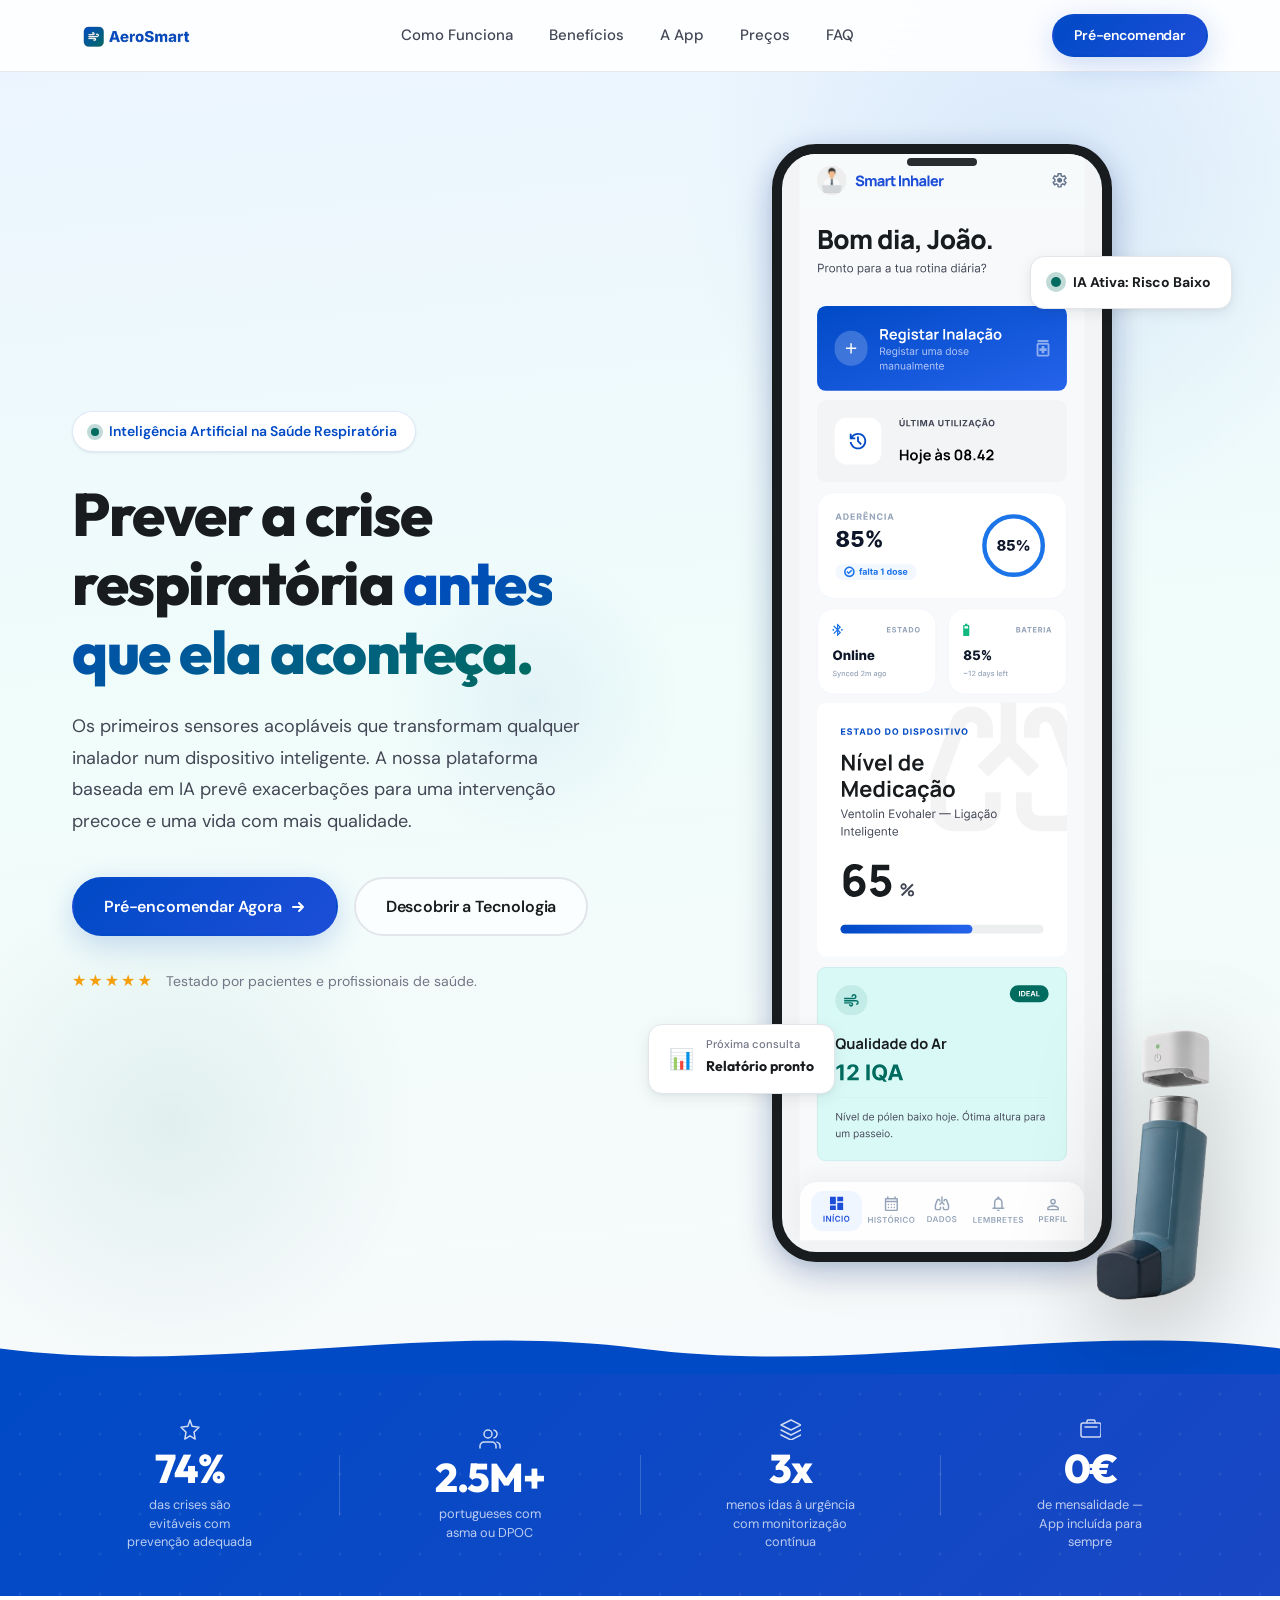
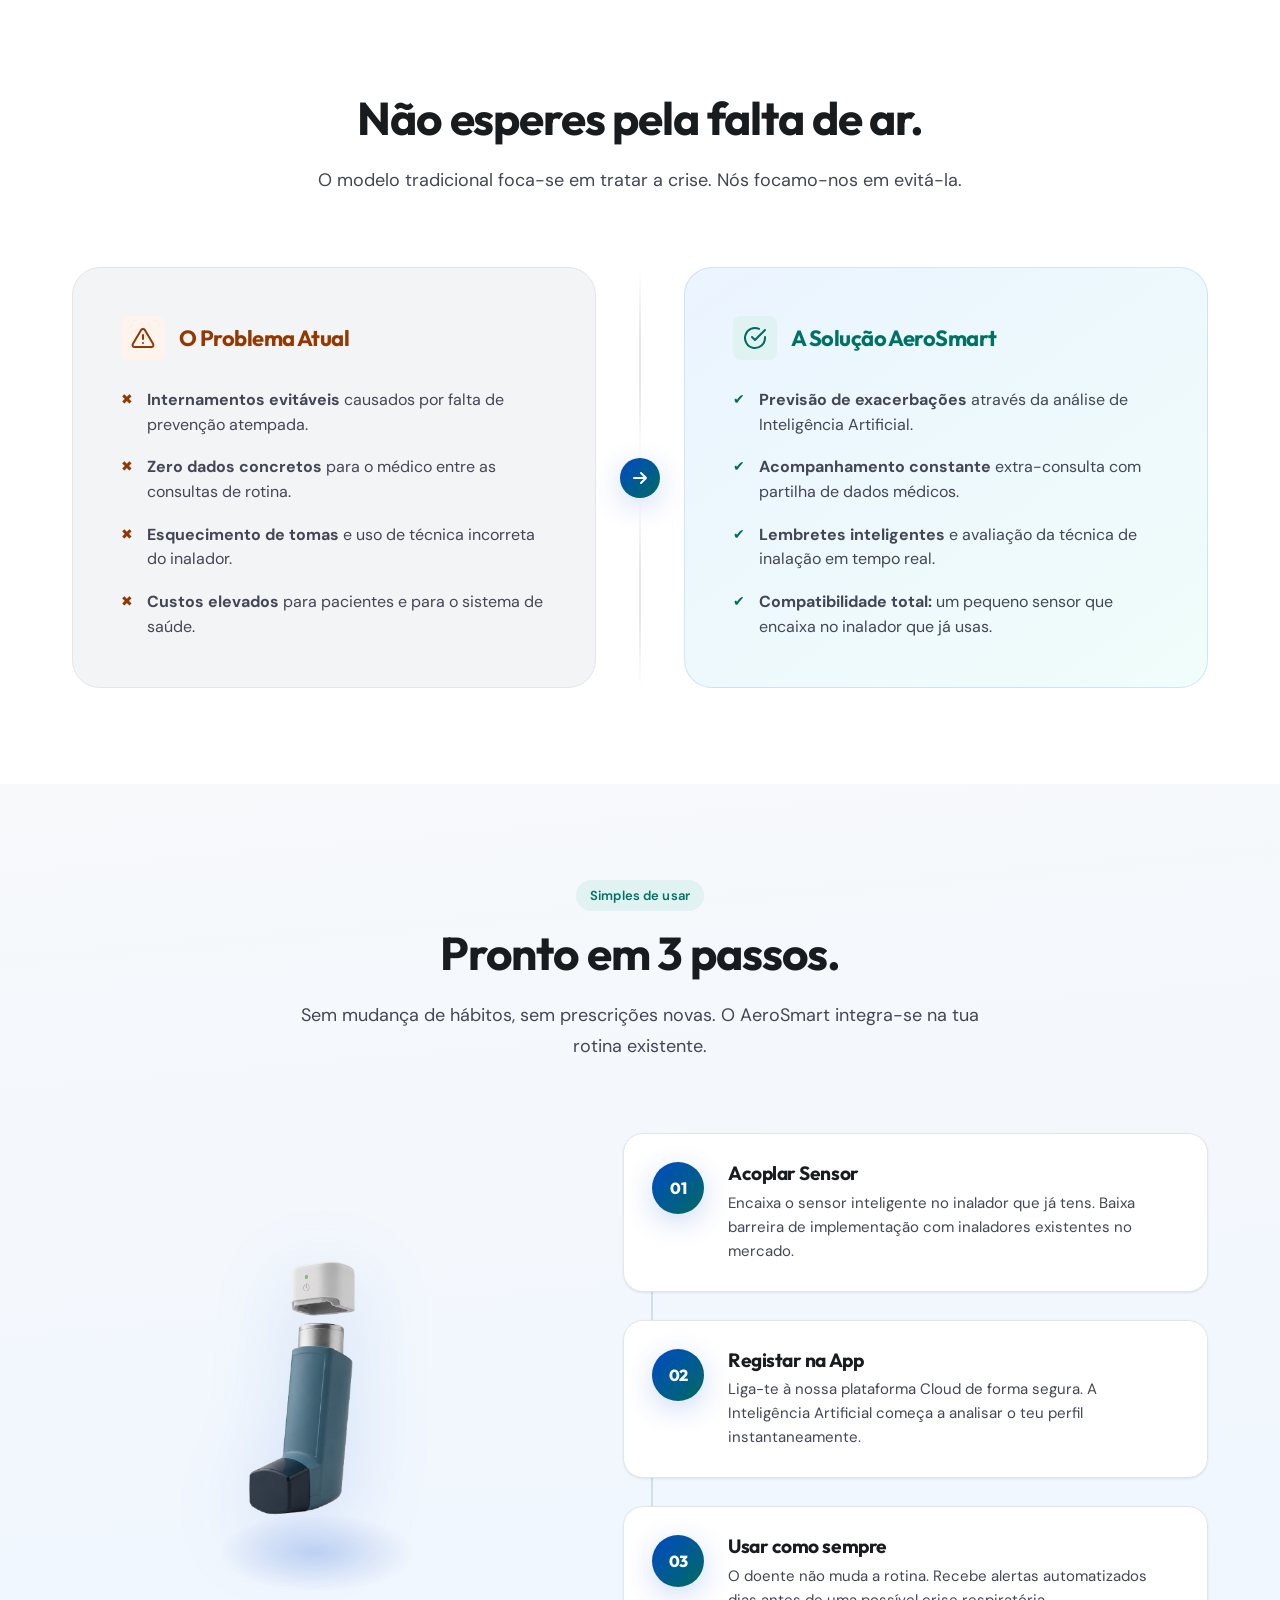
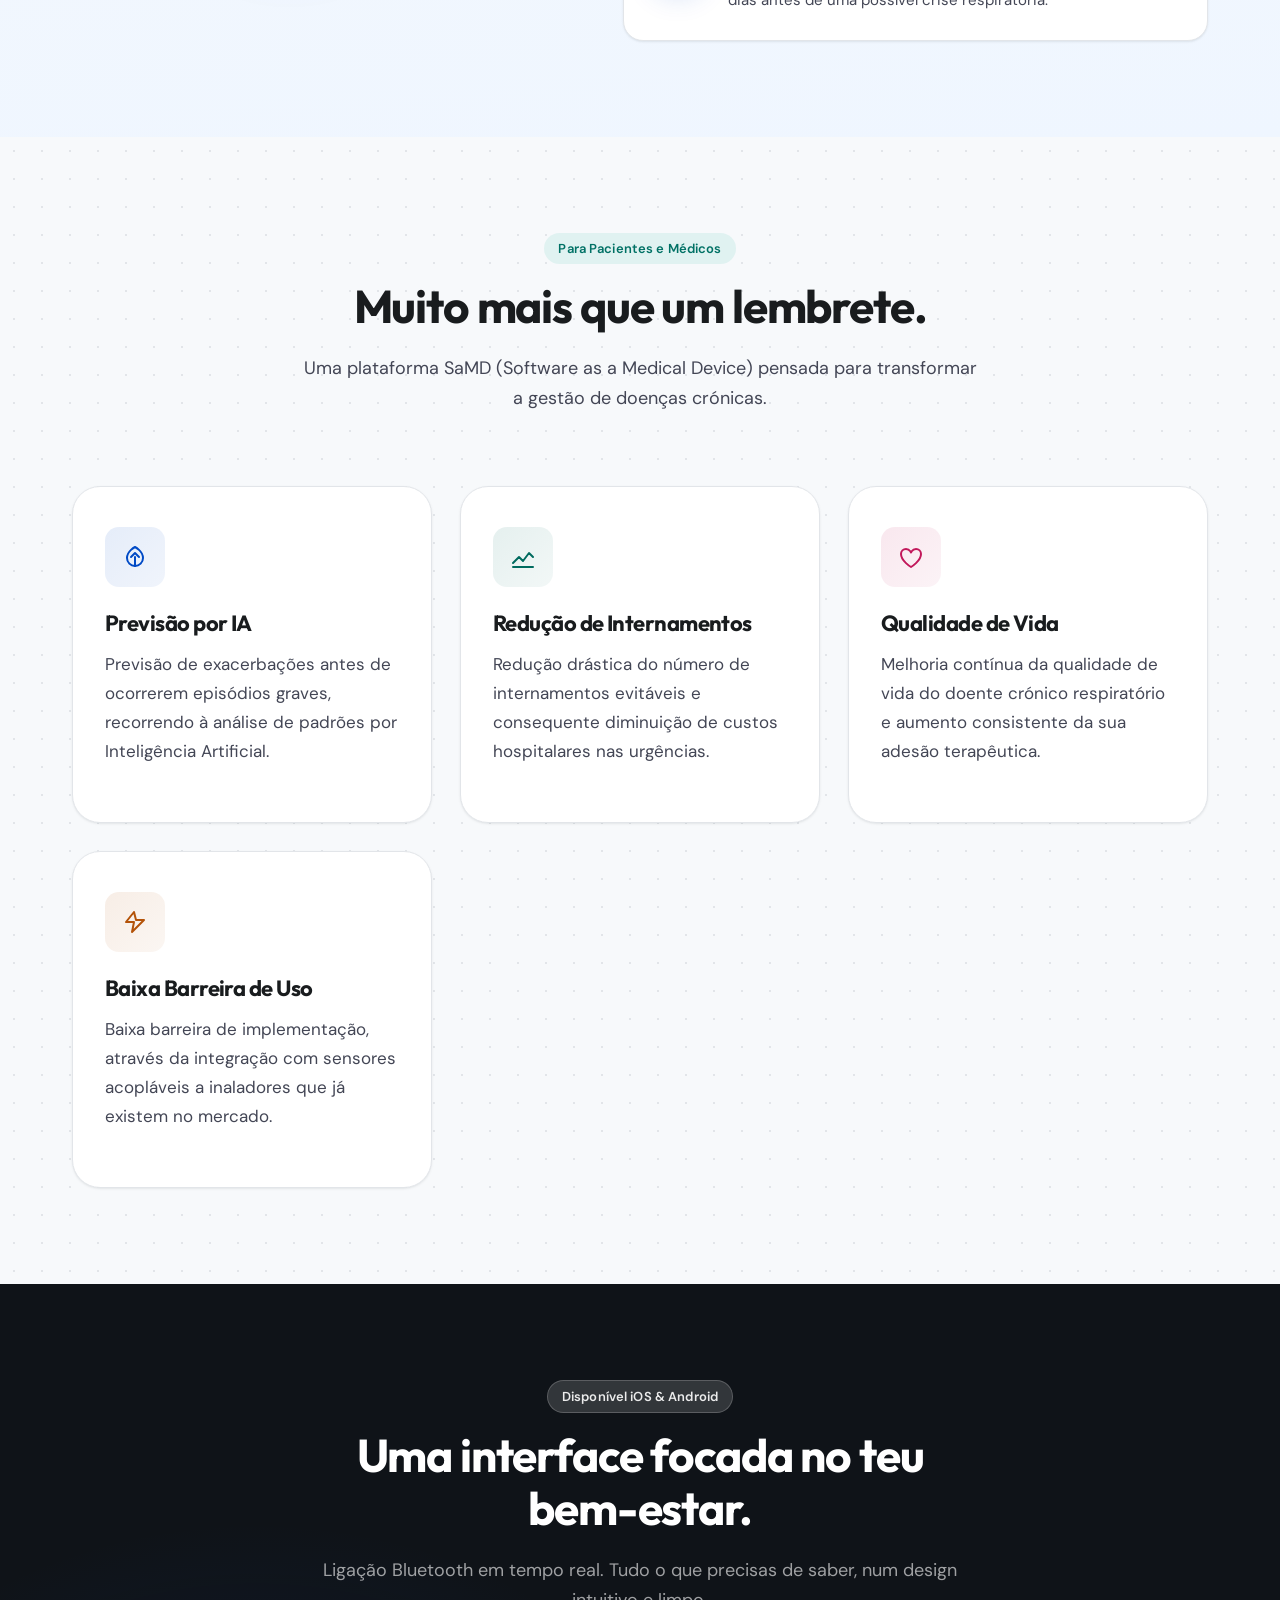
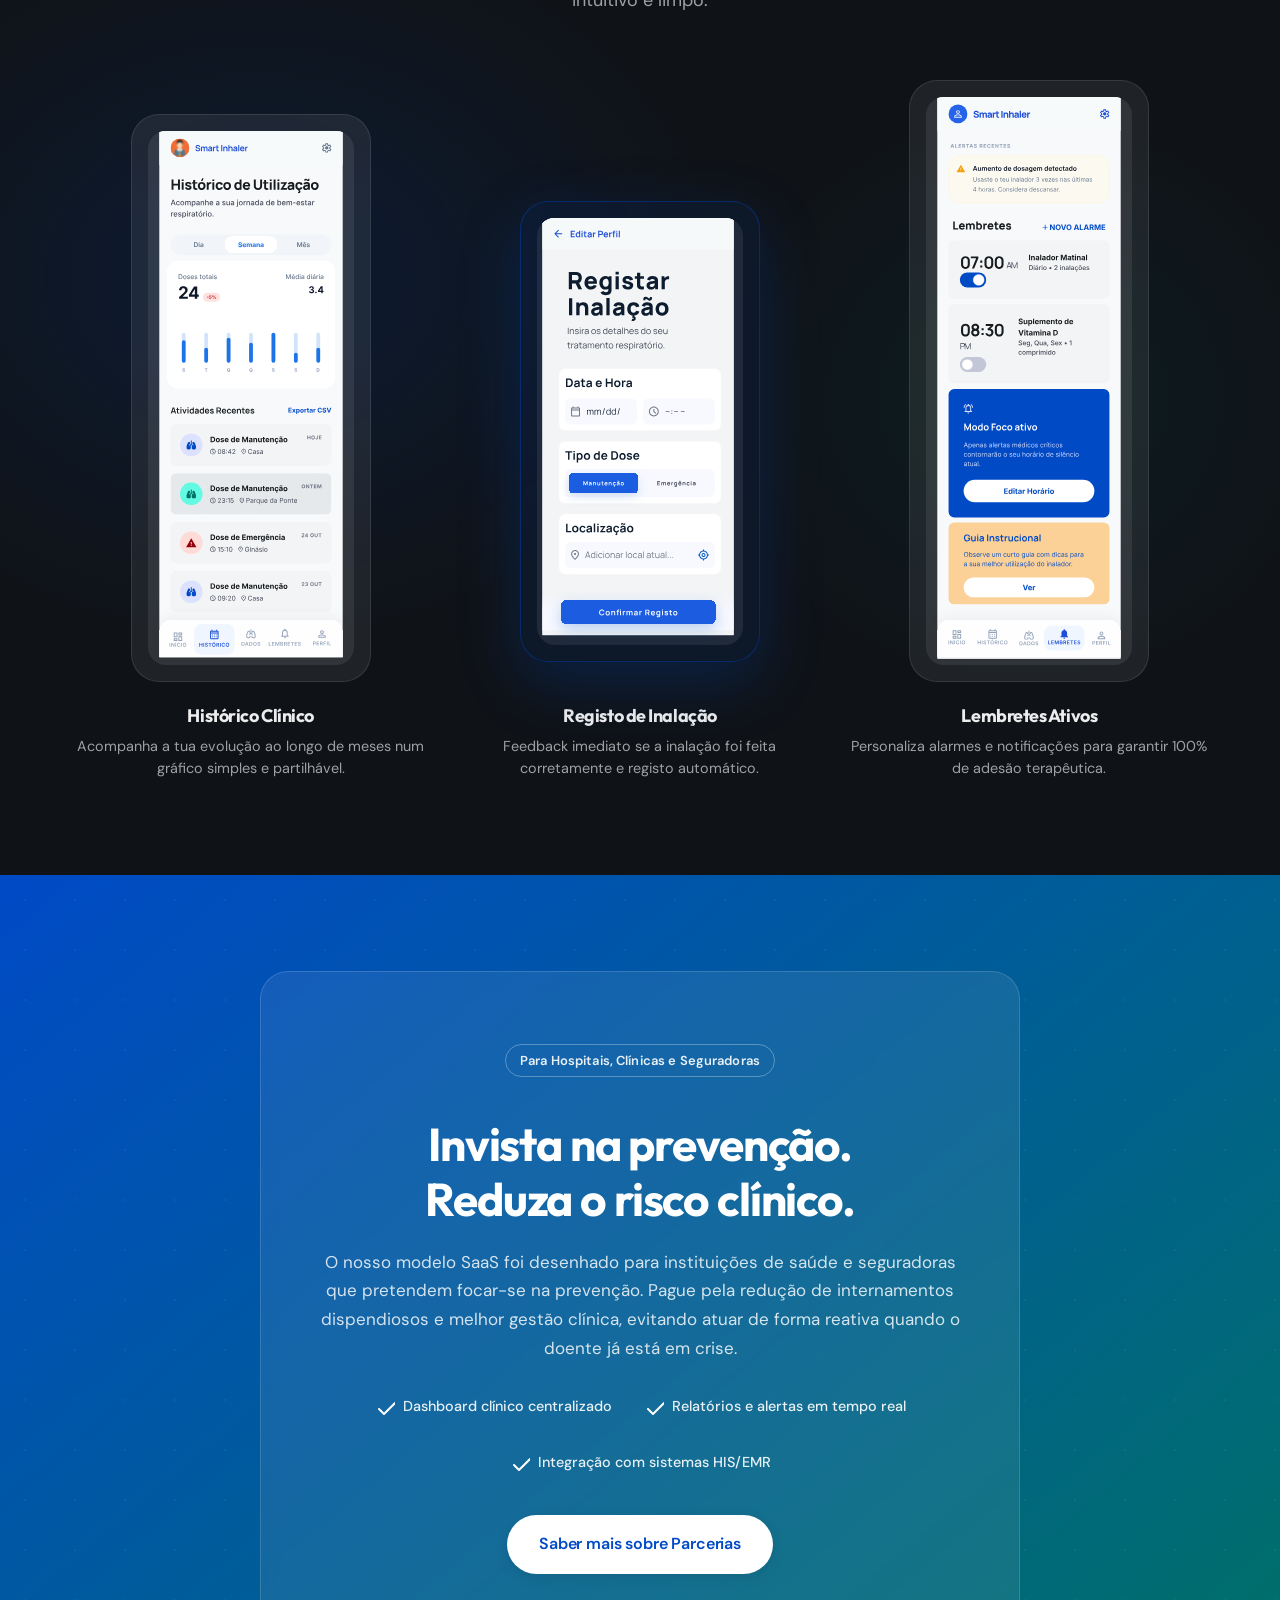
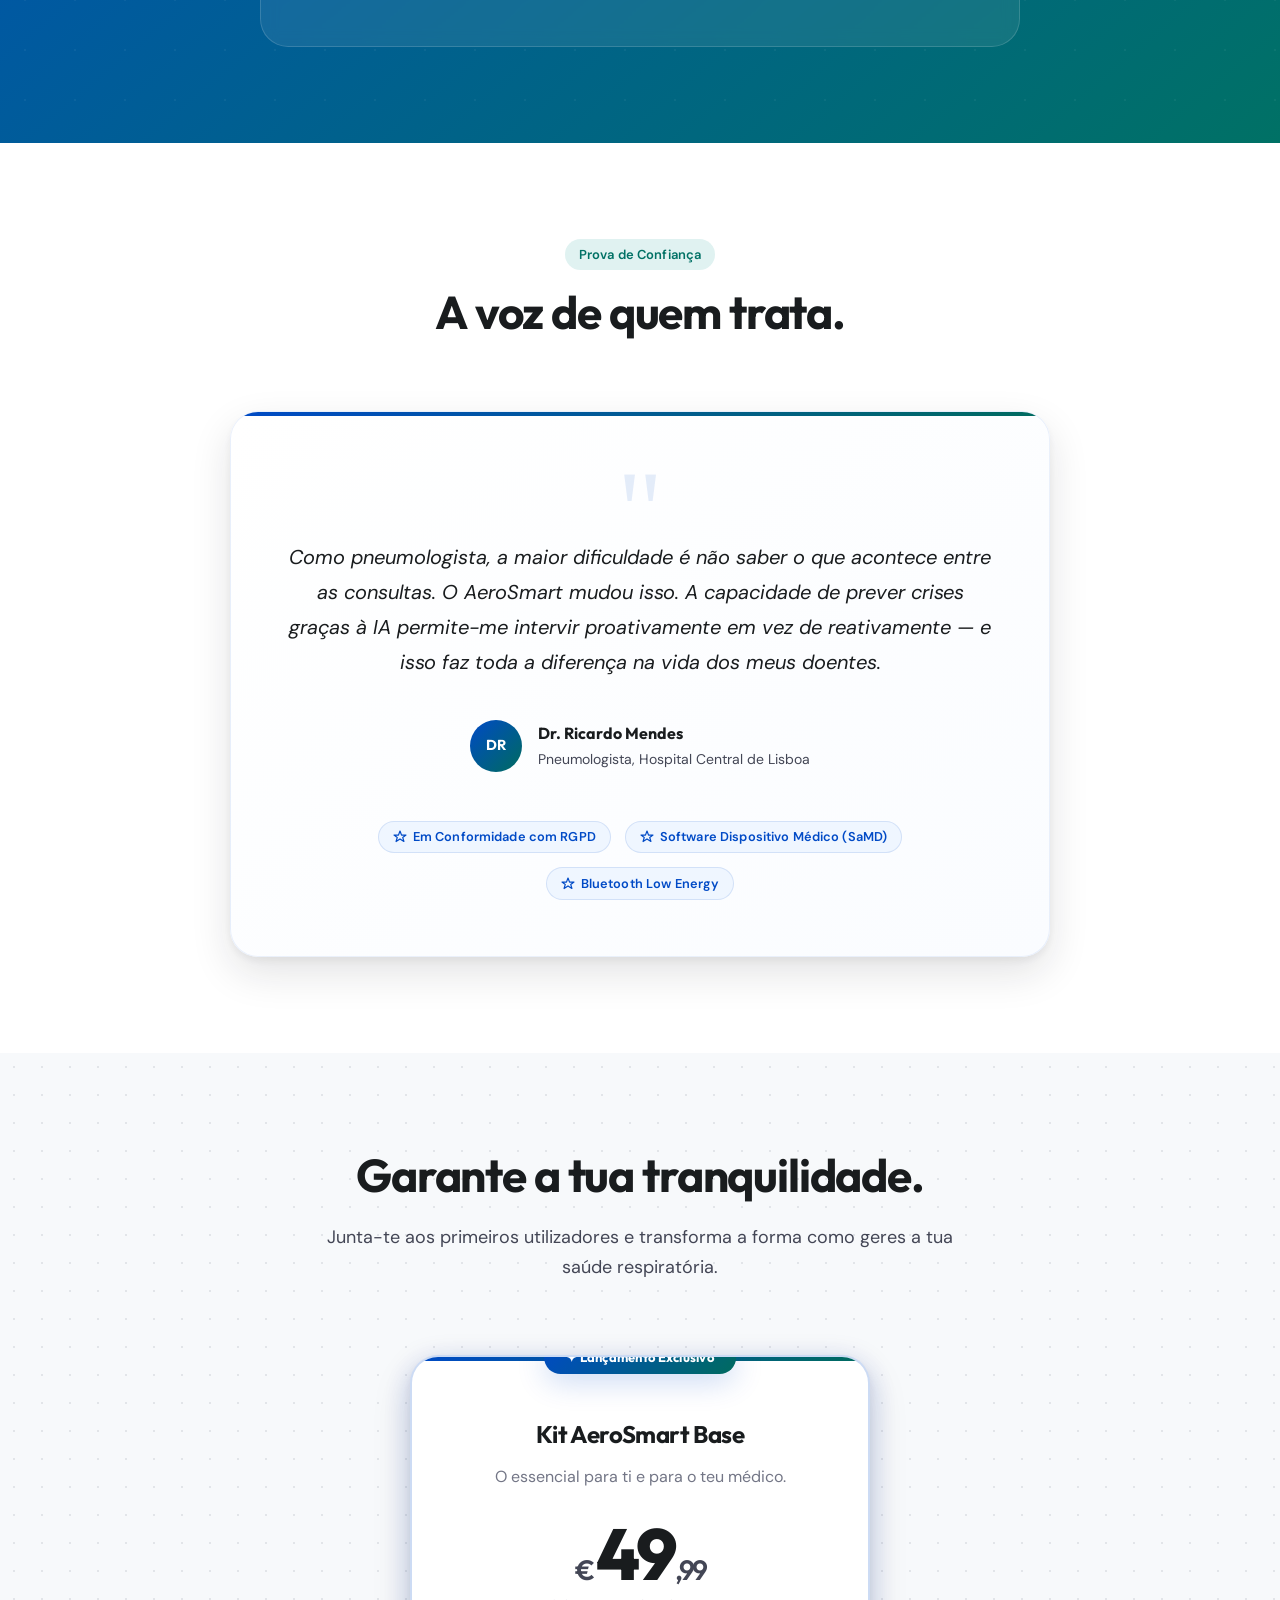
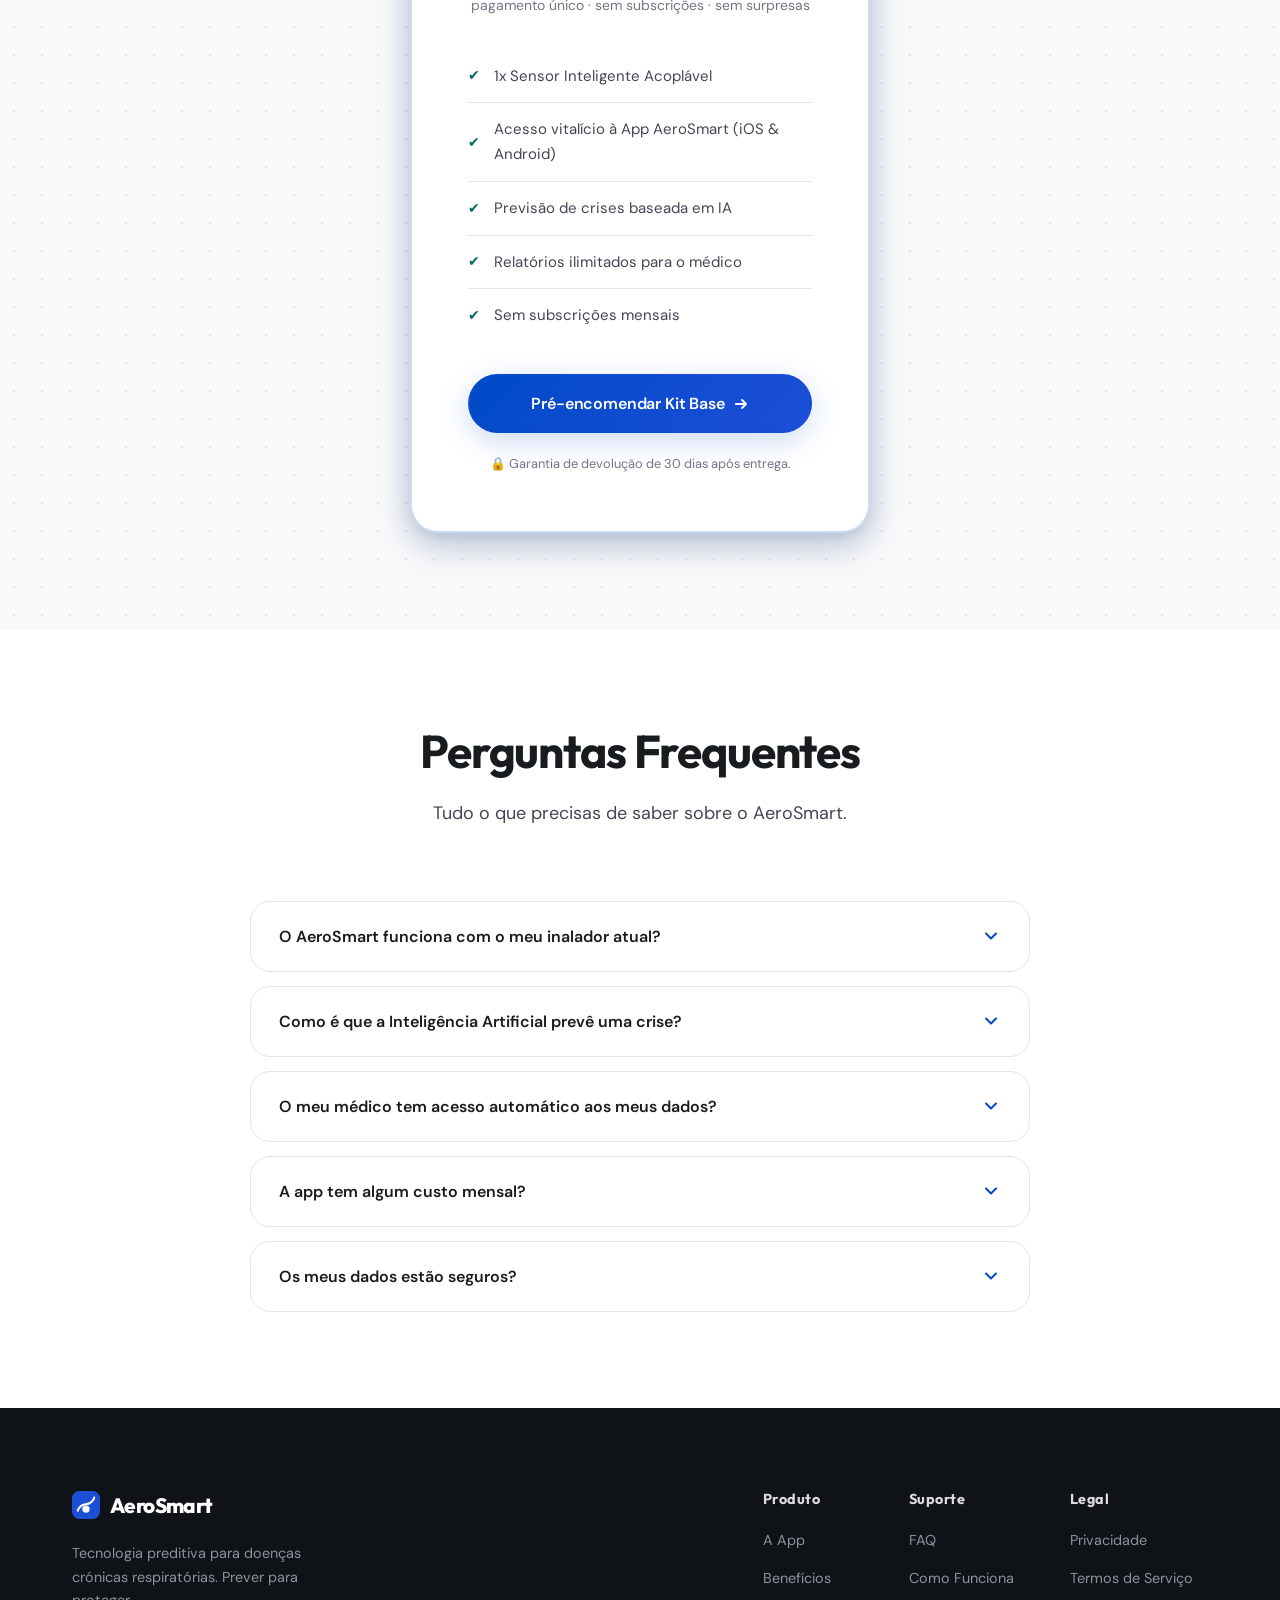
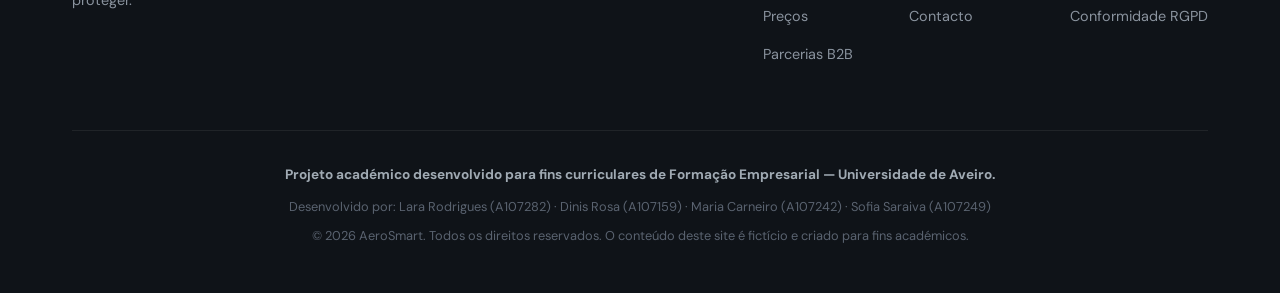
<file: site/index.html>
<!DOCTYPE html>
<html lang="pt">
<head>
    <meta charset="UTF-8">
    <meta name="viewport" content="width=device-width, initial-scale=1.0">
    <title>AeroSmart | Prever a Crise Respiratória</title>
    <meta name="description" content="Plataforma digital baseada em IA para previsão de exacerbações respiratórias, integrável com o teu inalador atual.">
    <!-- Google Fonts: Outfit (headings) + DM Sans (body) -->
    <link rel="preconnect" href="https://fonts.googleapis.com">
    <link rel="preconnect" href="https://fonts.gstatic.com" crossorigin>
    <link href="https://fonts.googleapis.com/css2?family=Outfit:wght@400;500;600;700;800;900&family=DM+Sans:ital,opsz,wght@0,9..40,300;0,9..40,400;0,9..40,500;0,9..40,600;1,9..40,400&display=swap" rel="stylesheet">
    <!-- Custom CSS -->
    <link rel="stylesheet" href="styles.css">
</head>
<body>

    <!-- Cabeçalho -->
    <header>
        <div class="container nav-container">
            <a href="#" class="logo">
                <img src="../imagens/logo_sem_fundo.png" alt="AeroSmart Logo" class="logo-img">
            </a>
            
            <nav class="nav-links" id="navLinks">
                <a href="#como-funciona">Como Funciona</a>
                <a href="#beneficios">Benefícios</a>
                <a href="#app">A App</a>
                <a href="#precos">Preços</a>
                <a href="#faq">FAQ</a>
            </nav>
            
            <div class="header-actions">
                <a href="#precos" class="btn btn-primary btn-sm">Pré-encomendar</a>
                <button class="mobile-menu-btn" id="mobileMenuBtn" aria-label="Abrir menu" aria-expanded="false">
                    <span class="hamburger-icon">☰</span>
                </button>
            </div>
        </div>
    </header>

    <!-- Hero Section -->
    <section class="hero" id="inicio">
        <!-- Blobs animados — metáfora de respiração -->
        <div class="hero-blob hero-blob--1" aria-hidden="true"></div>
        <div class="hero-blob hero-blob--2" aria-hidden="true"></div>
        <div class="hero-blob hero-blob--3" aria-hidden="true"></div>

        <div class="container hero-content">
            <div class="hero-text animate-fade-up">
                <div class="hero-tag">
                    <span class="hero-tag-dot" aria-hidden="true"></span>
                    Inteligência Artificial na Saúde Respiratória
                </div>
                <h1>Prever a crise respiratória <span class="text-gradient">antes que ela aconteça.</span></h1>
                <p class="hero-subtitle">Os primeiros sensores acopláveis que transformam qualquer inalador num dispositivo inteligente. A nossa plataforma baseada em IA prevê exacerbações para uma intervenção precoce e uma vida com mais qualidade.</p>
                <div class="hero-actions">
                    <a href="#precos" class="btn btn-primary">
                        Pré-encomendar Agora
                        <svg class="btn-icon" width="16" height="16" viewBox="0 0 16 16" fill="none"><path d="M3 8H13M13 8L9 4M13 8L9 12" stroke="currentColor" stroke-width="2" stroke-linecap="round" stroke-linejoin="round"/></svg>
                    </a>
                    <a href="#como-funciona" class="btn btn-outline">Descobrir a Tecnologia</a>
                </div>
                <div class="hero-social-proof">
                    <span class="stars" aria-label="5 estrelas">★★★★★</span>
                    <span>Testado por pacientes e profissionais de saúde.</span>
                </div>
            </div>
            
            <div class="hero-image animate-fade-left">
                <div class="hero-composition">
                    <div class="mockup-container">
                        <img src="../mockups%20da%20app/Dashboard%20Principal.svg" alt="Dashboard principal da App AeroSmart" loading="lazy">
                    </div>
                    <img src="../imagens/inalador_sem_fundo.png" alt="Inalador com Sensor AeroSmart acoplado" class="hero-inalador" loading="lazy">
                </div>
                <div class="floating-badge">
                    <div class="pulse-dot" aria-hidden="true"></div>
                    <strong>IA Ativa: Risco Baixo</strong>
                </div>
                <div class="floating-badge-bottom">
                    <span class="icon-sm" aria-hidden="true">📊</span>
                    <div>
                        <span class="floating-label">Próxima consulta</span>
                        <strong>Relatório pronto</strong>
                    </div>
                </div>
            </div>
        </div>

        <!-- Separador ondulado -->
        <div class="hero-wave" aria-hidden="true">
            <svg viewBox="0 0 1440 60" preserveAspectRatio="none" xmlns="http://www.w3.org/2000/svg">
                <path d="M0,30 C240,60 480,0 720,30 C960,60 1200,0 1440,30 L1440,60 L0,60 Z" fill="#004AC6"/>
            </svg>
        </div>
    </section>

    <!-- Barra de Estatísticas -->
    <div class="stats-bar">
        <div class="container stats-grid">
            <div class="stat-item">
                <span class="stat-icon" aria-hidden="true">
                    <svg width="22" height="22" viewBox="0 0 22 22" fill="none"><path d="M11 2L13.09 8.26L20 9.27L15 14.14L16.18 21.02L11 17.77L5.82 21.02L7 14.14L2 9.27L8.91 8.26L11 2Z" stroke="white" stroke-width="1.5" stroke-linecap="round" stroke-linejoin="round"/></svg>
                </span>
                <strong class="stat-number">74%</strong>
                <span class="stat-label">das crises são evitáveis com prevenção adequada</span>
            </div>
            <div class="stat-divider" aria-hidden="true"></div>
            <div class="stat-item">
                <span class="stat-icon" aria-hidden="true">
                    <svg width="22" height="22" viewBox="0 0 22 22" fill="none"><path d="M17 21V19C17 17.9391 16.5786 16.9217 15.8284 16.1716C15.0783 15.4214 14.0609 15 13 15H5C3.93913 15 2.92172 15.4214 2.17157 16.1716C1.42143 16.9217 1 17.9391 1 19V21" stroke="white" stroke-width="1.5" stroke-linecap="round"/><circle cx="9" cy="7" r="4" stroke="white" stroke-width="1.5" stroke-linecap="round"/><path d="M21 21V19C20.9993 18.1137 20.7044 17.2528 20.1614 16.5523C19.6184 15.8519 18.8581 15.3516 18 15.13" stroke="white" stroke-width="1.5" stroke-linecap="round"/><path d="M15 3.13C15.8604 3.35031 16.623 3.85071 17.1676 4.55232C17.7122 5.25392 18.0078 6.11683 18.0078 7.005C18.0078 7.89317 17.7122 8.75608 17.1676 9.45768C16.623 10.1593 15.8604 10.6597 15 10.88" stroke="white" stroke-width="1.5" stroke-linecap="round"/></svg>
                </span>
                <strong class="stat-number">2.5M+</strong>
                <span class="stat-label">portugueses com asma ou DPOC</span>
            </div>
            <div class="stat-divider" aria-hidden="true"></div>
            <div class="stat-item">
                <span class="stat-icon" aria-hidden="true">
                    <svg width="22" height="22" viewBox="0 0 22 22" fill="none"><path d="M12 2L2 7L12 12L22 7L12 2Z" stroke="white" stroke-width="1.5" stroke-linecap="round" stroke-linejoin="round"/><path d="M2 17L12 22L22 17" stroke="white" stroke-width="1.5" stroke-linecap="round" stroke-linejoin="round"/><path d="M2 12L12 17L22 12" stroke="white" stroke-width="1.5" stroke-linecap="round" stroke-linejoin="round"/></svg>
                </span>
                <strong class="stat-number">3x</strong>
                <span class="stat-label">menos idas à urgência com monitorização contínua</span>
            </div>
            <div class="stat-divider" aria-hidden="true"></div>
            <div class="stat-item">
                <span class="stat-icon" aria-hidden="true">
                    <svg width="22" height="22" viewBox="0 0 22 22" fill="none"><rect x="2" y="5" width="20" height="14" rx="2" stroke="white" stroke-width="1.5"/><path d="M16 5V3C16 2.44772 15.5523 2 15 2H9C8.44772 2 8 2.44772 8 3V5" stroke="white" stroke-width="1.5"/><path d="M6 9H18" stroke="white" stroke-width="1.5" stroke-linecap="round"/></svg>
                </span>
                <strong class="stat-number">0€</strong>
                <span class="stat-label">de mensalidade — App incluída para sempre</span>
            </div>
        </div>
    </div>

    <!-- Problema vs Solução -->
    <section id="solucao" class="problem-solution">
        <div class="container">
            <div class="section-header animate-on-scroll">
                <h2>Não esperes pela falta de ar.</h2>
                <p>O modelo tradicional foca-se em tratar a crise. Nós focamo-nos em evitá-la.</p>
            </div>
            
            <div class="split-grid">
                <div class="split-card problem animate-on-scroll">
                    <div class="split-card-header">
                        <div class="split-card-icon problem-icon" aria-hidden="true">
                            <svg width="24" height="24" viewBox="0 0 24 24" fill="none"><path d="M10.29 3.86L1.82 18a2 2 0 0 0 1.71 3h16.94a2 2 0 0 0 1.71-3L13.71 3.86a2 2 0 0 0-3.42 0z" stroke="currentColor" stroke-width="2" stroke-linecap="round" stroke-linejoin="round"/><line x1="12" y1="9" x2="12" y2="13" stroke="currentColor" stroke-width="2" stroke-linecap="round"/><line x1="12" y1="17" x2="12.01" y2="17" stroke="currentColor" stroke-width="2" stroke-linecap="round"/></svg>
                        </div>
                        <h3 class="problem-title">O Problema Atual</h3>
                    </div>
                    <ul class="check-list check-list--problem">
                        <li>
                            <span class="check-icon" aria-hidden="true">✖</span>
                            <span><strong>Internamentos evitáveis</strong> causados por falta de prevenção atempada.</span>
                        </li>
                        <li>
                            <span class="check-icon" aria-hidden="true">✖</span>
                            <span><strong>Zero dados concretos</strong> para o médico entre as consultas de rotina.</span>
                        </li>
                        <li>
                            <span class="check-icon" aria-hidden="true">✖</span>
                            <span><strong>Esquecimento de tomas</strong> e uso de técnica incorreta do inalador.</span>
                        </li>
                        <li>
                            <span class="check-icon" aria-hidden="true">✖</span>
                            <span><strong>Custos elevados</strong> para pacientes e para o sistema de saúde.</span>
                        </li>
                    </ul>
                </div>

                <!-- Conector visual -->
                <div class="split-connector" aria-hidden="true">
                    <div class="connector-line"></div>
                    <div class="connector-icon">
                        <svg width="20" height="20" viewBox="0 0 20 20" fill="none"><path d="M4 10H16M16 10L11 5M16 10L11 15" stroke="white" stroke-width="2" stroke-linecap="round" stroke-linejoin="round"/></svg>
                    </div>
                    <div class="connector-line"></div>
                </div>
                
                <div class="split-card solution animate-on-scroll">
                    <div class="split-card-header">
                        <div class="split-card-icon solution-icon" aria-hidden="true">
                            <svg width="24" height="24" viewBox="0 0 24 24" fill="none"><path d="M22 11.08V12a10 10 0 1 1-5.93-9.14" stroke="currentColor" stroke-width="2" stroke-linecap="round" stroke-linejoin="round"/><polyline points="22 4 12 14.01 9 11.01" stroke="currentColor" stroke-width="2" stroke-linecap="round" stroke-linejoin="round"/></svg>
                        </div>
                        <h3 class="solution-title">A Solução AeroSmart</h3>
                    </div>
                    <ul class="check-list check-list--solution">
                        <li>
                            <span class="check-icon" aria-hidden="true">✔</span>
                            <span><strong>Previsão de exacerbações</strong> através da análise de Inteligência Artificial.</span>
                        </li>
                        <li>
                            <span class="check-icon" aria-hidden="true">✔</span>
                            <span><strong>Acompanhamento constante</strong> extra-consulta com partilha de dados médicos.</span>
                        </li>
                        <li>
                            <span class="check-icon" aria-hidden="true">✔</span>
                            <span><strong>Lembretes inteligentes</strong> e avaliação da técnica de inalação em tempo real.</span>
                        </li>
                        <li>
                            <span class="check-icon" aria-hidden="true">✔</span>
                            <span><strong>Compatibilidade total:</strong> um pequeno sensor que encaixa no inalador que já usas.</span>
                        </li>
                    </ul>
                </div>
            </div>
        </div>
    </section>

    <!-- Como Funciona -->
    <section id="como-funciona" class="how-it-works">
        <div class="container">
            <div class="section-header animate-on-scroll">
                <span class="badge badge-teal">Simples de usar</span>
                <h2>Pronto em 3 passos.</h2>
                <p>Sem mudança de hábitos, sem prescrições novas. O AeroSmart integra-se na tua rotina existente.</p>
            </div>

            <div class="how-it-works-content">
                <div class="how-it-works-image animate-fade-left">
                    <div class="inalador-wrapper">
                        <img src="../imagens/inalador_sem_fundo.png" alt="Inalador com o sensor acoplável AeroSmart" class="step-image">
                        <div class="inalador-glow" aria-hidden="true"></div>
                    </div>
                </div>
                <div class="steps-vertical">
                    <div class="step-item animate-on-scroll">
                        <div class="step-number-circle">
                            <span>01</span>
                        </div>
                        <div class="step-info">
                            <h3>Acoplar Sensor</h3>
                            <p>Encaixa o sensor inteligente no inalador que já tens. Baixa barreira de implementação com inaladores existentes no mercado.</p>
                        </div>
                    </div>

                    <div class="step-connector-line" aria-hidden="true"></div>

                    <div class="step-item animate-on-scroll">
                        <div class="step-number-circle">
                            <span>02</span>
                        </div>
                        <div class="step-info">
                            <h3>Registar na App</h3>
                            <p>Liga-te à nossa plataforma Cloud de forma segura. A Inteligência Artificial começa a analisar o teu perfil instantaneamente.</p>
                        </div>
                    </div>

                    <div class="step-connector-line" aria-hidden="true"></div>

                    <div class="step-item animate-on-scroll">
                        <div class="step-number-circle">
                            <span>03</span>
                        </div>
                        <div class="step-info">
                            <h3>Usar como sempre</h3>
                            <p>O doente não muda a rotina. Recebe alertas automatizados dias antes de uma possível crise respiratória.</p>
                        </div>
                    </div>
                </div>
            </div>
        </div>
    </section>

    <!-- Benefícios -->
    <section id="beneficios" class="benefits-section">
        <div class="container">
            <div class="section-header animate-on-scroll">
                <span class="badge badge-teal">Para Pacientes e Médicos</span>
                <h2>Muito mais que um lembrete.</h2>
                <p>Uma plataforma SaMD (Software as a Medical Device) pensada para transformar a gestão de doenças crónicas.</p>
            </div>
            
            <div class="benefits-grid">
                <div class="benefit-card animate-on-scroll">
                    <div class="icon-box icon-box--blue" aria-hidden="true">
                        <svg width="28" height="28" viewBox="0 0 28 28" fill="none"><path d="M14 4C14 4 6 8 6 15C6 19.4183 9.58172 23 14 23C18.4183 23 22 19.4183 22 15C22 8 14 4 14 4Z" stroke="currentColor" stroke-width="2" stroke-linecap="round" stroke-linejoin="round"/><path d="M14 23V14M10 14L14 10L18 14" stroke="currentColor" stroke-width="2" stroke-linecap="round" stroke-linejoin="round"/></svg>
                    </div>
                    <h3>Previsão por IA</h3>
                    <p>Previsão de exacerbações antes de ocorrerem episódios graves, recorrendo à análise de padrões por Inteligência Artificial.</p>
                </div>
                
                <div class="benefit-card animate-on-scroll">
                    <div class="icon-box icon-box--teal" aria-hidden="true">
                        <svg width="28" height="28" viewBox="0 0 28 28" fill="none"><path d="M4 20L10 14L14 18L20 10L24 14" stroke="currentColor" stroke-width="2" stroke-linecap="round" stroke-linejoin="round"/><path d="M4 24H24" stroke="currentColor" stroke-width="2" stroke-linecap="round"/></svg>
                    </div>
                    <h3>Redução de Internamentos</h3>
                    <p>Redução drástica do número de internamentos evitáveis e consequente diminuição de custos hospitalares nas urgências.</p>
                </div>
                
                <div class="benefit-card animate-on-scroll">
                    <div class="icon-box icon-box--rose" aria-hidden="true">
                        <svg width="28" height="28" viewBox="0 0 28 28" fill="none"><path d="M14 24S4 18 4 11C4 8.23858 6.23858 6 9 6C10.7854 6 12.3516 6.92617 13.2949 8.30952L14 9.5L14.7051 8.30952C15.6484 6.92617 17.2146 6 19 6C21.7614 6 24 8.23858 24 11C24 18 14 24 14 24Z" stroke="currentColor" stroke-width="2" stroke-linecap="round" stroke-linejoin="round"/></svg>
                    </div>
                    <h3>Qualidade de Vida</h3>
                    <p>Melhoria contínua da qualidade de vida do doente crónico respiratório e aumento consistente da sua adesão terapêutica.</p>
                </div>
                
                <div class="benefit-card animate-on-scroll">
                    <div class="icon-box icon-box--amber" aria-hidden="true">
                        <svg width="28" height="28" viewBox="0 0 28 28" fill="none"><path d="M13 4L5 14H13L11 24L23 12H15L13 4Z" stroke="currentColor" stroke-width="2" stroke-linecap="round" stroke-linejoin="round"/></svg>
                    </div>
                    <h3>Baixa Barreira de Uso</h3>
                    <p>Baixa barreira de implementação, através da integração com sensores acopláveis a inaladores que já existem no mercado.</p>
                </div>
            </div>
        </div>
    </section>

    <!-- A App em Destaque -->
    <section id="app" class="app-features">
        <div class="app-features-bg" aria-hidden="true"></div>
        <div class="container text-center" style="position:relative; z-index:1;">
            <div class="section-header animate-on-scroll">
                <span class="badge badge-light">Disponível iOS & Android</span>
                <h2>Uma interface focada no teu bem-estar.</h2>
                <p>Ligação Bluetooth em tempo real. Tudo o que precisas de saber, num design intuitivo e limpo.</p>
            </div>
            
            <div class="features-grid">
                <div class="feature-mockup animate-on-scroll">
                    <div class="phone-frame">
                        <img src="../mockups%20da%20app/Hist%C3%B3rico.svg" alt="Ecrã de Histórico da App AeroSmart" loading="lazy">
                    </div>
                    <div class="feature-mockup-text">
                        <h3>Histórico Clínico</h3>
                        <p>Acompanha a tua evolução ao longo de meses num gráfico simples e partilhável.</p>
                    </div>
                </div>
                
                <div class="feature-mockup feature-mockup--center animate-on-scroll">
                    <div class="phone-frame phone-frame--featured">
                        <img src="../mockups%20da%20app/Registro%20Inalação.svg" alt="Ecrã de Registo de Inalação da App AeroSmart" loading="lazy">
                    </div>
                    <div class="feature-mockup-text">
                        <h3>Registo de Inalação</h3>
                        <p>Feedback imediato se a inalação foi feita corretamente e registo automático.</p>
                    </div>
                </div>
                
                <div class="feature-mockup animate-on-scroll">
                    <div class="phone-frame">
                        <img src="../mockups%20da%20app/Lembretes.svg" alt="Ecrã de Lembretes da App AeroSmart" loading="lazy">
                    </div>
                    <div class="feature-mockup-text">
                        <h3>Lembretes Ativos</h3>
                        <p>Personaliza alarmes e notificações para garantir 100% de adesão terapêutica.</p>
                    </div>
                </div>
            </div>
        </div>
    </section>

    <!-- Parcerias B2B -->
    <section id="parcerias" class="b2b-section">
        <div class="b2b-pattern" aria-hidden="true"></div>
        <div class="container" style="position:relative; z-index:1;">
            <div class="b2b-content animate-on-scroll">
                <span class="badge badge-light-outline">Para Hospitais, Clínicas e Seguradoras</span>
                <h2>Invista na prevenção.<br>Reduza o risco clínico.</h2>
                <p>O nosso modelo SaaS foi desenhado para instituições de saúde e seguradoras que pretendem focar-se na prevenção. Pague pela redução de internamentos dispendiosos e melhor gestão clínica, evitando atuar de forma reativa quando o doente já está em crise.</p>
                
                <div class="b2b-highlights">
                    <div class="b2b-highlight">
                        <svg width="20" height="20" viewBox="0 0 20 20" fill="none"><polyline points="20 6 9 17 4 12" stroke="white" stroke-width="2" stroke-linecap="round" stroke-linejoin="round"/></svg>
                        Dashboard clínico centralizado
                    </div>
                    <div class="b2b-highlight">
                        <svg width="20" height="20" viewBox="0 0 20 20" fill="none"><polyline points="20 6 9 17 4 12" stroke="white" stroke-width="2" stroke-linecap="round" stroke-linejoin="round"/></svg>
                        Relatórios e alertas em tempo real
                    </div>
                    <div class="b2b-highlight">
                        <svg width="20" height="20" viewBox="0 0 20 20" fill="none"><polyline points="20 6 9 17 4 12" stroke="white" stroke-width="2" stroke-linecap="round" stroke-linejoin="round"/></svg>
                        Integração com sistemas HIS/EMR
                    </div>
                </div>

                <div class="b2b-actions">
                    <a href="#" class="btn btn-white">Saber mais sobre Parcerias</a>
                </div>
            </div>
        </div>
    </section>

    <!-- Social Proof / Testemunho -->
    <section class="trust-section">
        <div class="container">
            <div class="section-header animate-on-scroll">
                <span class="badge badge-teal">Prova de Confiança</span>
                <h2>A voz de quem trata.</h2>
            </div>
            <div class="testimonial animate-on-scroll">
                <div class="quote-decoration" aria-hidden="true">"</div>
                <p class="quote">Como pneumologista, a maior dificuldade é não saber o que acontece entre as consultas. O AeroSmart mudou isso. A capacidade de prever crises graças à IA permite-me intervir proativamente em vez de reativamente — e isso faz toda a diferença na vida dos meus doentes.</p>
                <div class="author-info">
                    <div class="author-avatar" aria-hidden="true">DR</div>
                    <div class="author-text">
                        <strong>Dr. Ricardo Mendes</strong>
                        <span>Pneumologista, Hospital Central de Lisboa</span>
                    </div>
                </div>
                
                <div class="trust-badges">
                    <span class="badge trust-badge">
                        <svg width="14" height="14" viewBox="0 0 14 14" fill="none" aria-hidden="true"><path d="M7 1L8.545 5.09H13L9.727 7.41L10.91 11.5L7 8.91L3.09 11.5L4.273 7.41L1 5.09H5.455L7 1Z" stroke="currentColor" stroke-width="1.2" stroke-linecap="round" stroke-linejoin="round"/></svg>
                        Em Conformidade com RGPD
                    </span>
                    <span class="badge trust-badge">
                        <svg width="14" height="14" viewBox="0 0 14 14" fill="none" aria-hidden="true"><path d="M7 1L8.545 5.09H13L9.727 7.41L10.91 11.5L7 8.91L3.09 11.5L4.273 7.41L1 5.09H5.455L7 1Z" stroke="currentColor" stroke-width="1.2" stroke-linecap="round" stroke-linejoin="round"/></svg>
                        Software Dispositivo Médico (SaMD)
                    </span>
                    <span class="badge trust-badge">
                        <svg width="14" height="14" viewBox="0 0 14 14" fill="none" aria-hidden="true"><path d="M7 1L8.545 5.09H13L9.727 7.41L10.91 11.5L7 8.91L3.09 11.5L4.273 7.41L1 5.09H5.455L7 1Z" stroke="currentColor" stroke-width="1.2" stroke-linecap="round" stroke-linejoin="round"/></svg>
                        Bluetooth Low Energy
                    </span>
                </div>
            </div>
        </div>
    </section>

    <!-- Pricing -->
    <section id="precos" class="pricing-section">
        <div class="container">
            <div class="section-header animate-on-scroll">
                <h2>Garante a tua tranquilidade.</h2>
                <p>Junta-te aos primeiros utilizadores e transforma a forma como geres a tua saúde respiratória.</p>
            </div>
            
            <div class="pricing-card animate-on-scroll">
                <div class="pricing-badge">✦ Lançamento Exclusivo</div>
                <h3>Kit AeroSmart Base</h3>
                <p class="pricing-subtitle">O essencial para ti e para o teu médico.</p>
                
                <div class="price">
                    <span class="price-currency">€</span>49<span class="price-cents">,99</span>
                </div>
                <p class="price-note">pagamento único · sem subscrições · sem surpresas</p>
                
                <ul class="pricing-features">
                    <li><span class="check-green" aria-hidden="true">✔</span> 1x Sensor Inteligente Acoplável</li>
                    <li><span class="check-green" aria-hidden="true">✔</span> Acesso vitalício à App AeroSmart (iOS & Android)</li>
                    <li><span class="check-green" aria-hidden="true">✔</span> Previsão de crises baseada em IA</li>
                    <li><span class="check-green" aria-hidden="true">✔</span> Relatórios ilimitados para o médico</li>
                    <li><span class="check-green" aria-hidden="true">✔</span> Sem subscrições mensais</li>
                </ul>
                
                <a href="#" class="btn btn-primary btn-full">
                    Pré-encomendar Kit Base
                    <svg class="btn-icon" width="16" height="16" viewBox="0 0 16 16" fill="none"><path d="M3 8H13M13 8L9 4M13 8L9 12" stroke="currentColor" stroke-width="2" stroke-linecap="round" stroke-linejoin="round"/></svg>
                </a>
                <p class="guarantee-note">🔒 Garantia de devolução de 30 dias após entrega.</p>
            </div>
        </div>
    </section>

    <!-- FAQ -->
    <section id="faq" class="faq-section">
        <div class="container">
            <div class="section-header animate-on-scroll">
                <h2>Perguntas Frequentes</h2>
                <p>Tudo o que precisas de saber sobre o AeroSmart.</p>
            </div>
            
            <div class="faq-list animate-on-scroll">
                <div class="faq-item">
                    <button class="faq-question" aria-expanded="false">
                        O AeroSmart funciona com o meu inalador atual?
                        <span class="faq-icon" aria-hidden="true">
                            <svg width="20" height="20" viewBox="0 0 20 20" fill="none"><path d="M5 7.5L10 12.5L15 7.5" stroke="currentColor" stroke-width="2" stroke-linecap="round" stroke-linejoin="round"/></svg>
                        </span>
                    </button>
                    <div class="faq-answer" role="region">
                        <p>Sim. O nosso sensor foi desenhado para ser universal e acoplar-se aos modelos de inaladores mais comuns do mercado. Não precisas de pedir ao teu médico para mudar a tua prescrição.</p>
                    </div>
                </div>
                
                <div class="faq-item">
                    <button class="faq-question" aria-expanded="false">
                        Como é que a Inteligência Artificial prevê uma crise?
                        <span class="faq-icon" aria-hidden="true">
                            <svg width="20" height="20" viewBox="0 0 20 20" fill="none"><path d="M5 7.5L10 12.5L15 7.5" stroke="currentColor" stroke-width="2" stroke-linecap="round" stroke-linejoin="round"/></svg>
                        </span>
                    </button>
                    <div class="faq-answer" role="region">
                        <p>O algoritmo aprende os teus padrões de inalação, a frequência de utilização e relaciona-os com os teus sintomas registados na app. Se detetar desvios ou um padrão que historicamente antecede exacerbações, emite um alerta preventivo.</p>
                    </div>
                </div>
                
                <div class="faq-item">
                    <button class="faq-question" aria-expanded="false">
                        O meu médico tem acesso automático aos meus dados?
                        <span class="faq-icon" aria-hidden="true">
                            <svg width="20" height="20" viewBox="0 0 20 20" fill="none"><path d="M5 7.5L10 12.5L15 7.5" stroke="currentColor" stroke-width="2" stroke-linecap="round" stroke-linejoin="round"/></svg>
                        </span>
                    </button>
                    <div class="faq-answer" role="region">
                        <p>Não automaticamente. Os teus dados são privados (RGPD). No entanto, podes partilhar um relatório clínico encriptado com o teu médico com apenas um clique diretamente na app antes da consulta.</p>
                    </div>
                </div>
                
                <div class="faq-item">
                    <button class="faq-question" aria-expanded="false">
                        A app tem algum custo mensal?
                        <span class="faq-icon" aria-hidden="true">
                            <svg width="20" height="20" viewBox="0 0 20 20" fill="none"><path d="M5 7.5L10 12.5L15 7.5" stroke="currentColor" stroke-width="2" stroke-linecap="round" stroke-linejoin="round"/></svg>
                        </span>
                    </button>
                    <div class="faq-answer" role="region">
                        <p>Não. Na compra do Sensor Acoplável, o acesso à aplicação e a todas as suas funcionalidades de Inteligência Artificial é totalmente gratuito e sem mensalidades. Um pagamento único, para sempre.</p>
                    </div>
                </div>

                <div class="faq-item">
                    <button class="faq-question" aria-expanded="false">
                        Os meus dados estão seguros?
                        <span class="faq-icon" aria-hidden="true">
                            <svg width="20" height="20" viewBox="0 0 20 20" fill="none"><path d="M5 7.5L10 12.5L15 7.5" stroke="currentColor" stroke-width="2" stroke-linecap="round" stroke-linejoin="round"/></svg>
                        </span>
                    </button>
                    <div class="faq-answer" role="region">
                        <p>Totalmente. O AeroSmart é desenvolvido em total conformidade com o Regulamento Geral de Proteção de Dados (RGPD). Os dados clínicos são encriptados end-to-end e alojados em servidores europeus certificados.</p>
                    </div>
                </div>
            </div>
        </div>
    </section>

    <!-- Footer -->
    <footer>
        <div class="container">
            <div class="footer-content">
                <div class="footer-brand">
                    <a href="#" class="footer-logo-link">
                        <div class="logo-mark logo-mark--sm" aria-hidden="true">
                            <svg width="28" height="28" viewBox="0 0 34 34" fill="none" xmlns="http://www.w3.org/2000/svg">
                                <rect width="34" height="34" rx="9" fill="url(#logoGradFooter)"/>
                                <path d="M7 24C7 24 9.5 16 17 16C24.5 16 27 8 27 8" stroke="white" stroke-width="2.5" stroke-linecap="round" stroke-linejoin="round"/>
                                <circle cx="17" cy="22" r="4.5" fill="white" fill-opacity="0.95"/>
                                <defs>
                                    <linearGradient id="logoGradFooter" x1="0" y1="0" x2="34" y2="34">
                                        <stop offset="0%" stop-color="#1D4ED8"/>
                                        <stop offset="100%" stop-color="#006B5F"/>
                                    </linearGradient>
                                </defs>
                            </svg>
                        </div>
                        <strong class="footer-logo-text">AeroSmart</strong>
                    </a>
                    <p>Tecnologia preditiva para doenças crónicas respiratórias. Prever para proteger.</p>
                </div>
                
                <div class="footer-links">
                    <div class="footer-col">
                        <strong>Produto</strong>
                        <a href="#app">A App</a>
                        <a href="#beneficios">Benefícios</a>
                        <a href="#precos">Preços</a>
                        <a href="#parcerias">Parcerias B2B</a>
                    </div>
                    <div class="footer-col">
                        <strong>Suporte</strong>
                        <a href="#faq">FAQ</a>
                        <a href="#como-funciona">Como Funciona</a>
                        <a href="#">Contacto</a>
                    </div>
                    <div class="footer-col">
                        <strong>Legal</strong>
                        <a href="#">Privacidade</a>
                        <a href="#">Termos de Serviço</a>
                        <a href="#">Conformidade RGPD</a>
                    </div>
                </div>
            </div>
            
            <div class="academic-note">
                <p><strong>Projeto académico desenvolvido para fins curriculares de Formação Empresarial — Universidade de Aveiro.</strong></p>
                <p>Desenvolvido por: Lara Rodrigues (A107282) · Dinis Rosa (A107159) · Maria Carneiro (A107242) · Sofia Saraiva (A107249)</p>
                <p>© 2026 AeroSmart. Todos os direitos reservados. O conteúdo deste site é fictício e criado para fins académicos.</p>
            </div>
        </div>
    </footer>

    <!-- CTA Sticky Mobile -->
    <div class="sticky-cta" id="stickyCta">
        <a href="#precos" class="btn btn-primary btn-full">Pré-encomendar — 49,99€</a>
    </div>

    <!-- Custom JS -->
    <script src="main.js"></script>
</body>
</html>
</file>
<file: site/styles.css>
/* ============================================
   VARIÁVEIS DE DESIGN (tokens)
   ============================================ */
:root {
  /* Paleta de cores AeroSmart */
  --primary: #004AC6;
  --primary-dark: #003EA8;
  --primary-light: #EFF6FF;
  --accent: #1D4ED8;
  --bg: #F7F9FB;
  --surface: #FFFFFF;
  --surface-light: #F2F4F6;
  --surface-blue: #EFF6FF;
  --text-main: #191C1E;
  --text-muted: #434655;
  --text-light: #737686;
  --border: #E2E5E9;
  --teal: #006B5F;
  --teal-dark: #007165;
  --teal-light: #E0F2F1;
  --alert: #943700;
  --alert-bg: #FFF3EE;
  --rose: #C2185B;
  --rose-bg: #FFF0F5;
  --amber: #B45309;
  --amber-bg: #FFFBEB;

  /* Border radius */
  --radius-sm: 8px;
  --radius-md: 14px;
  --radius-lg: 20px;
  --radius-xl: 28px;
  --radius-pill: 9999px;

  /* Sombras — incluindo variante colorida */
  --shadow-sm: 0 1px 3px rgba(25, 28, 30, 0.06), 0 1px 2px rgba(25, 28, 30, 0.04);
  --shadow-md: 0 4px 16px rgba(25, 28, 30, 0.08), 0 2px 4px rgba(25, 28, 30, 0.04);
  --shadow-lg: 0 16px 40px rgba(25, 28, 30, 0.12), 0 4px 8px rgba(25, 28, 30, 0.06);
  --shadow-blue: 0 8px 30px rgba(0, 74, 198, 0.20);
  --shadow-teal: 0 8px 30px rgba(0, 107, 95, 0.18);

  /* Transições */
  --transition: all 0.3s cubic-bezier(0.4, 0, 0.2, 1);
  --transition-fast: all 0.18s cubic-bezier(0.4, 0, 0.2, 1);
  --transition-slow: all 0.5s cubic-bezier(0.4, 0, 0.2, 1);
}

/* ============================================
   RESET & BASE
   ============================================ */
*, *::before, *::after {
  margin: 0;
  padding: 0;
  box-sizing: border-box;
}

html {
  scroll-behavior: smooth;
}

body {
  font-family: 'DM Sans', system-ui, -apple-system, sans-serif;
  font-size: 1rem;
  background-color: var(--bg);
  color: var(--text-main);
  line-height: 1.65;
  overflow-x: hidden;
  -webkit-font-smoothing: antialiased;
  -moz-osx-font-smoothing: grayscale;
}

/* ============================================
   TIPOGRAFIA — Outfit para headings
   ============================================ */
h1, h2, h3, h4, h5, h6 {
  font-family: 'Outfit', system-ui, sans-serif;
  color: var(--text-main);
  line-height: 1.15;
  font-weight: 700;
  letter-spacing: -0.025em;
}

h1 { font-size: clamp(2.4rem, 5vw, 3.75rem); margin-bottom: 1.5rem; font-weight: 800; }
h2 { font-size: clamp(1.875rem, 4vw, 2.875rem); margin-bottom: 1.25rem; }
h3 { font-size: 1.375rem; margin-bottom: 0.875rem; }

p {
  color: var(--text-muted);
  margin-bottom: 1rem;
  font-size: 1.0625rem;
  line-height: 1.7;
}

/* ============================================
   UTILITÁRIOS
   ============================================ */
.container {
  width: 100%;
  max-width: 1200px;
  margin: 0 auto;
  padding: 0 2rem;
}

.text-center { text-align: center; }

.text-gradient {
  background: linear-gradient(135deg, var(--primary) 0%, var(--teal) 100%);
  -webkit-background-clip: text;
  -webkit-text-fill-color: transparent;
  background-clip: text;
}

/* ============================================
   BOTÕES
   ============================================ */
.btn {
  display: inline-flex;
  align-items: center;
  justify-content: center;
  gap: 0.5rem;
  padding: 0.9rem 1.875rem;
  font-family: 'DM Sans', sans-serif;
  font-size: 1rem;
  font-weight: 600;
  border-radius: var(--radius-pill);
  text-decoration: none;
  transition: var(--transition);
  cursor: pointer;
  border: 2px solid transparent;
  letter-spacing: -0.01em;
}

.btn-primary {
  background: linear-gradient(135deg, var(--primary) 0%, #1D4ED8 100%);
  color: white;
  box-shadow: var(--shadow-blue);
}

.btn-primary:hover {
  background: linear-gradient(135deg, var(--primary-dark) 0%, var(--primary) 100%);
  transform: translateY(-2px);
  box-shadow: 0 12px 35px rgba(0, 74, 198, 0.30);
}

.btn-primary:active {
  transform: translateY(0);
}

.btn-secondary {
  background-color: var(--surface-blue);
  color: var(--primary);
}

.btn-secondary:hover {
  background-color: #DBEAFE;
  transform: translateY(-2px);
}

.btn-outline {
  border-color: var(--border);
  color: var(--text-main);
  background: rgba(255,255,255,0.7);
  backdrop-filter: blur(4px);
}

.btn-outline:hover {
  border-color: var(--primary);
  color: var(--primary);
  transform: translateY(-2px);
}

.btn-white {
  background: white;
  color: var(--primary);
  box-shadow: var(--shadow-md);
}

.btn-white:hover {
  background: var(--primary-light);
  transform: translateY(-2px);
  box-shadow: var(--shadow-lg);
}

.btn-sm {
  padding: 0.5rem 1.25rem;
  font-size: 0.875rem;
}

.btn-full {
  width: 100%;
}

.btn-icon {
  flex-shrink: 0;
  transition: transform 0.2s ease;
}

.btn:hover .btn-icon {
  transform: translateX(3px);
}

/* ============================================
   BADGES / TAGS
   ============================================ */
.badge {
  display: inline-flex;
  align-items: center;
  gap: 0.375rem;
  padding: 0.3rem 0.875rem;
  font-family: 'DM Sans', sans-serif;
  font-size: 0.8125rem;
  font-weight: 600;
  border-radius: var(--radius-pill);
  background-color: var(--surface-light);
  color: var(--text-muted);
  letter-spacing: 0.01em;
}

.badge-teal {
  background-color: var(--teal-light);
  color: var(--teal-dark);
  margin-bottom: 1rem;
  display: inline-flex;
}

.badge-light {
  background-color: rgba(255,255,255,0.15);
  color: rgba(255,255,255,0.9);
  border: 1px solid rgba(255,255,255,0.2);
  margin-bottom: 1rem;
  display: inline-flex;
}

.badge-light-outline {
  background-color: transparent;
  color: rgba(255,255,255,0.9);
  border: 1px solid rgba(255,255,255,0.3);
  margin-bottom: 1.25rem;
  display: inline-flex;
}

/* ============================================
   HEADER & NAV
   ============================================ */
header {
  position: fixed;
  top: 0;
  width: 100%;
  background: rgba(255, 255, 255, 0.88);
  backdrop-filter: blur(16px);
  -webkit-backdrop-filter: blur(16px);
  z-index: 1000;
  border-bottom: 1px solid rgba(226, 229, 233, 0.8);
  padding: 0.875rem 0;
  transition: var(--transition);
}

.nav-container {
  display: flex;
  justify-content: space-between;
  align-items: center;
}

.logo {
  font-family: 'Outfit', sans-serif;
  font-size: 1.4rem;
  font-weight: 800;
  color: var(--primary);
  text-decoration: none;
  display: flex;
  align-items: center;
  gap: 0.625rem;
  letter-spacing: -0.03em;
}

.logo-img {
  height: 34px;
  border-radius: 4px;
  mix-blend-mode: multiply;
  object-fit: contain;
}

.logo-mark {
  flex-shrink: 0;
  line-height: 0;
}

.logo-mark--sm {
  line-height: 0;
}

.nav-links {
  display: flex;
  gap: 2.25rem;
  align-items: center;
}

.nav-links a {
  text-decoration: none;
  color: var(--text-muted);
  font-weight: 500;
  font-size: 0.9375rem;
  transition: var(--transition-fast);
  position: relative;
}

.nav-links a::after {
  content: '';
  position: absolute;
  bottom: -3px;
  left: 0;
  width: 0;
  height: 2px;
  background: var(--primary);
  border-radius: 2px;
  transition: width 0.25s ease;
}

.nav-links a:hover {
  color: var(--primary);
}

.nav-links a:hover::after {
  width: 100%;
}

.header-actions {
  display: flex;
  gap: 1rem;
  align-items: center;
}

.mobile-menu-btn {
  display: none;
  background: none;
  border: none;
  font-size: 1.5rem;
  color: var(--text-main);
  cursor: pointer;
  line-height: 1;
  padding: 0.25rem;
}

/* ============================================
   ANIMAÇÕES DE SCROLL
   ============================================ */
.animate-on-scroll {
  opacity: 0;
  transform: translateY(28px);
  transition: opacity 0.65s cubic-bezier(0.4, 0, 0.2, 1),
              transform 0.65s cubic-bezier(0.4, 0, 0.2, 1);
}

.animate-on-scroll.is-visible {
  opacity: 1;
  transform: translateY(0);
}

.animate-fade-up {
  animation: fadeUp 0.85s cubic-bezier(0.4, 0, 0.2, 1) forwards;
}

.animate-fade-left {
  animation: fadeLeft 0.85s cubic-bezier(0.4, 0, 0.2, 1) 0.25s forwards;
  opacity: 0;
}

@keyframes fadeUp {
  from { opacity: 0; transform: translateY(32px); }
  to   { opacity: 1; transform: translateY(0); }
}

@keyframes fadeLeft {
  from { opacity: 0; transform: translateX(32px); }
  to   { opacity: 1; transform: translateX(0); }
}

@keyframes float {
  0%, 100% { transform: translateY(0px); }
  50%       { transform: translateY(-10px); }
}

@keyframes pulse {
  0%, 100% { transform: scale(1); opacity: 0.5; }
  50%       { transform: scale(1.6); opacity: 0; }
}

/* Animação de "respiração" — on-brand para produto respiratório */
@keyframes breathe {
  0%, 100% { transform: scale(1); opacity: 0.07; }
  50%       { transform: scale(1.12); opacity: 0.12; }
}

/* ============================================
   HERO SECTION
   ============================================ */
.hero {
  padding: 9rem 0 7rem;
  min-height: 100vh;
  display: flex;
  align-items: center;
  background: linear-gradient(175deg, #EBF4FF 0%, #F0FDFA 50%, var(--bg) 100%);
  position: relative;
  overflow: hidden;
}

/* Blobs animados — metáfora de respiração */
.hero-blob {
  position: absolute;
  border-radius: 50%;
  pointer-events: none;
}

.hero-blob--1 {
  width: 700px;
  height: 700px;
  background: radial-gradient(circle, rgba(0, 74, 198, 0.09) 0%, transparent 70%);
  top: -150px;
  right: -100px;
  animation: breathe 7s ease-in-out infinite;
}

.hero-blob--2 {
  width: 500px;
  height: 500px;
  background: radial-gradient(circle, rgba(0, 107, 95, 0.08) 0%, transparent 70%);
  bottom: 0;
  left: -80px;
  animation: breathe 9s ease-in-out infinite 3s;
}

.hero-blob--3 {
  width: 300px;
  height: 300px;
  background: radial-gradient(circle, rgba(0, 74, 198, 0.06) 0%, transparent 70%);
  top: 40%;
  left: 30%;
  animation: breathe 11s ease-in-out infinite 6s;
}

.hero-content {
  display: grid;
  grid-template-columns: 1fr 1fr;
  gap: 4.5rem;
  align-items: center;
  position: relative;
  z-index: 1;
}

.hero-text {
  max-width: 600px;
}

.hero-tag {
  display: inline-flex;
  align-items: center;
  gap: 0.625rem;
  padding: 0.5rem 1.125rem;
  background-color: var(--surface);
  color: var(--primary);
  border-radius: var(--radius-pill);
  font-weight: 600;
  font-size: 0.875rem;
  margin-bottom: 1.75rem;
  box-shadow: var(--shadow-sm);
  border: 1px solid rgba(0, 74, 198, 0.12);
}

.hero-tag-dot {
  width: 8px;
  height: 8px;
  border-radius: 50%;
  background: var(--teal);
  position: relative;
  flex-shrink: 0;
  animation: pulse 2s ease-in-out infinite;
}

.hero-tag-dot::before {
  content: '';
  position: absolute;
  inset: -4px;
  border-radius: 50%;
  background: rgba(0, 107, 95, 0.25);
  animation: pulse 2s ease-in-out infinite;
}

.hero-subtitle {
  font-size: 1.125rem;
  color: var(--text-muted);
  line-height: 1.75;
  margin-bottom: 0;
}

.hero-actions {
  display: flex;
  gap: 1rem;
  margin-top: 2.5rem;
  flex-wrap: wrap;
}

.hero-social-proof {
  margin-top: 2rem;
  display: flex;
  align-items: center;
  gap: 0.75rem;
  color: var(--text-light);
  font-size: 0.875rem;
}

.stars {
  color: #F59E0B;
  letter-spacing: 2px;
  font-size: 1rem;
}

.hero-image {
  position: relative;
}

.hero-composition {
  position: relative;
  display: flex;
  align-items: center;
  justify-content: center;
}

.mockup-container {
  position: relative;
  width: 100%;
  max-width: 340px;
  margin: 0 auto;
  background: var(--text-main);
  border-radius: 44px;
  padding: 10px;
  box-shadow: var(--shadow-lg), 0 0 0 1px rgba(255,255,255,0.1), var(--shadow-blue);
}

.mockup-container::before {
  content: '';
  position: absolute;
  top: 14px;
  left: 50%;
  transform: translateX(-50%);
  width: 70px;
  height: 8px;
  background: #2A2D30;
  border-radius: 10px;
  z-index: 10;
}

.mockup-container img {
  width: 100%;
  height: auto;
  border-radius: 34px;
  display: block;
  min-height: 200px;
  background: var(--surface-light);
}

.hero-inalador {
  position: absolute;
  width: 320px;
  bottom: -80px;
  right: -120px;
  filter: drop-shadow(0 30px 50px rgba(0,0,0,0.3));
  z-index: 20;
  animation: float 5s ease-in-out infinite;
}

.floating-badge {
  position: absolute;
  top: 10%;
  right: -24px;
  background: var(--surface);
  padding: 0.875rem 1.25rem;
  border-radius: var(--radius-md);
  box-shadow: var(--shadow-md);
  display: flex;
  align-items: center;
  gap: 0.75rem;
  animation: float 4s ease-in-out infinite;
  border: 1px solid var(--border);
  font-size: 0.875rem;
  font-weight: 600;
  white-space: nowrap;
}

.floating-badge-bottom {
  position: absolute;
  bottom: 15%;
  left: -28px;
  background: var(--surface);
  padding: 0.875rem 1.25rem;
  border-radius: var(--radius-md);
  box-shadow: var(--shadow-md);
  display: flex;
  align-items: center;
  gap: 0.75rem;
  animation: float 4s ease-in-out infinite 2s;
  border: 1px solid var(--border);
}

.floating-badge-bottom .floating-label {
  display: block;
  font-size: 0.7rem;
  color: var(--text-light);
  line-height: 1;
  margin-bottom: 3px;
  font-weight: 500;
}

.floating-badge-bottom strong {
  font-size: 0.875rem;
  font-family: 'Outfit', sans-serif;
}

.icon-sm {
  font-size: 1.25rem;
}

.pulse-dot {
  width: 10px;
  height: 10px;
  background: var(--teal);
  border-radius: 50%;
  position: relative;
  flex-shrink: 0;
}

.pulse-dot::after {
  content: '';
  position: absolute;
  inset: -5px;
  border-radius: 50%;
  background: rgba(0, 107, 95, 0.25);
  animation: pulse 2s ease-in-out infinite;
}

/* Separador ondulado do hero */
.hero-wave {
  position: absolute;
  bottom: -2px;
  left: 0;
  width: 100%;
  line-height: 0;
  overflow: hidden;
}

.hero-wave svg {
  width: 100%;
  height: 55px;
}

/* ============================================
   BARRA DE ESTATÍSTICAS
   ============================================ */
.stats-bar {
  background: linear-gradient(135deg, var(--primary) 0%, #1A47C4 100%);
  padding: 2.75rem 0;
  position: relative;
  overflow: hidden;
}

.stats-bar::before {
  content: '';
  position: absolute;
  inset: 0;
  background: url("data:image/svg+xml,%3Csvg width='40' height='40' viewBox='0 0 40 40' xmlns='http://www.w3.org/2000/svg'%3E%3Ccircle cx='20' cy='20' r='1.5' fill='rgba(255,255,255,0.06)'/%3E%3C/svg%3E");
}

.stats-grid {
  display: flex;
  align-items: center;
  justify-content: space-between;
  gap: 2rem;
  flex-wrap: wrap;
  position: relative;
  z-index: 1;
}

.stat-item {
  text-align: center;
  flex: 1;
  min-width: 140px;
}

.stat-icon {
  display: block;
  margin: 0 auto 0.5rem;
  line-height: 0;
  opacity: 0.8;
}

.stat-number {
  display: block;
  font-family: 'Outfit', sans-serif;
  font-size: 2.5rem;
  font-weight: 800;
  color: white;
  line-height: 1;
  margin-bottom: 0.5rem;
  letter-spacing: -0.03em;
}

.stat-label {
  font-size: 0.8rem;
  color: rgba(255, 255, 255, 0.72);
  display: block;
  line-height: 1.45;
  max-width: 130px;
  margin: 0 auto;
}

.stat-divider {
  width: 1px;
  height: 60px;
  background: rgba(255, 255, 255, 0.18);
  flex-shrink: 0;
}

/* ============================================
   SECÇÕES — padrão base
   ============================================ */
section {
  padding: 6rem 0;
}

.section-header {
  text-align: center;
  max-width: 680px;
  margin: 0 auto 4.5rem;
}

.section-header p {
  font-size: 1.125rem;
}

/* ============================================
   PROBLEMA E SOLUÇÃO
   ============================================ */
.problem-solution {
  background-color: var(--surface);
}

.split-grid {
  display: grid;
  grid-template-columns: 1fr auto 1fr;
  gap: 0;
  align-items: stretch;
}

.split-card {
  padding: 3rem;
  border-radius: var(--radius-xl);
}

.split-card.problem {
  background-color: var(--surface-light);
  border: 1px solid var(--border);
}

.split-card.solution {
  background: linear-gradient(145deg, #EBF4FF 0%, #F0FDFA 100%);
  border: 1px solid rgba(0, 74, 198, 0.12);
}

.split-card-header {
  display: flex;
  align-items: center;
  gap: 0.875rem;
  margin-bottom: 1.75rem;
}

.split-card-icon {
  width: 44px;
  height: 44px;
  border-radius: var(--radius-sm);
  display: flex;
  align-items: center;
  justify-content: center;
  flex-shrink: 0;
}

.problem-icon {
  background: var(--alert-bg);
  color: var(--alert);
}

.solution-icon {
  background: var(--teal-light);
  color: var(--teal);
}

.problem-title {
  color: var(--alert);
  margin-bottom: 0;
}

.solution-title {
  color: var(--teal-dark);
  margin-bottom: 0;
}

/* Conector visual entre as duas colunas */
.split-connector {
  display: flex;
  flex-direction: column;
  align-items: center;
  justify-content: center;
  padding: 0 1.5rem;
  gap: 0;
  min-height: 100%;
}

.connector-line {
  flex: 1;
  width: 2px;
  background: linear-gradient(180deg, transparent, var(--border) 40%, var(--border) 60%, transparent);
  min-height: 60px;
}

.connector-icon {
  width: 40px;
  height: 40px;
  border-radius: 50%;
  background: linear-gradient(135deg, var(--primary), var(--teal));
  display: flex;
  align-items: center;
  justify-content: center;
  flex-shrink: 0;
  box-shadow: var(--shadow-blue);
}

.check-list {
  list-style: none;
  display: flex;
  flex-direction: column;
  gap: 1.1rem;
}

.check-list li {
  display: flex;
  align-items: flex-start;
  gap: 0.875rem;
  color: var(--text-muted);
  font-size: 1rem;
  line-height: 1.55;
}

.check-icon {
  flex-shrink: 0;
  margin-top: 1px;
  font-size: 0.875rem;
  font-weight: 700;
}

.check-list--problem .check-icon {
  color: var(--alert);
}

.check-list--solution .check-icon {
  color: var(--teal);
}

/* ============================================
   COMO FUNCIONA
   ============================================ */
.how-it-works {
  background: linear-gradient(175deg, var(--bg) 0%, var(--surface-blue) 100%);
  background-image:
    linear-gradient(175deg, var(--bg) 0%, var(--surface-blue) 100%),
    radial-gradient(var(--border) 1px, transparent 1px);
  background-size: auto, 28px 28px;
}

.how-it-works-content {
  display: grid;
  grid-template-columns: 1fr 1.2fr;
  gap: 4rem;
  align-items: center;
}

.how-it-works-image {
  text-align: center;
}

.inalador-wrapper {
  position: relative;
  display: inline-block;
}

.step-image {
  max-width: 100%;
  width: 300px;
  filter: drop-shadow(0 20px 40px rgba(0, 74, 198, 0.15));
  position: relative;
  z-index: 1;
  animation: float 6s ease-in-out infinite;
}

.inalador-glow {
  position: absolute;
  bottom: -30px;
  left: 50%;
  transform: translateX(-50%);
  width: 200px;
  height: 80px;
  background: radial-gradient(ellipse, rgba(0, 74, 198, 0.2) 0%, transparent 70%);
  pointer-events: none;
}

.steps-vertical {
  display: flex;
  flex-direction: column;
  gap: 0;
  position: relative;
}

.step-connector-line {
  width: 2px;
  height: 28px;
  background: linear-gradient(180deg, rgba(0, 74, 198, 0.15), rgba(0, 107, 95, 0.15));
  margin-left: 28px; /* alinhado com o centro do círculo */
}

.step-item {
  display: flex;
  gap: 1.5rem;
  background: var(--surface);
  padding: 1.75rem;
  border-radius: var(--radius-lg);
  box-shadow: var(--shadow-sm);
  border: 1px solid var(--border);
  transition: var(--transition);
  align-items: flex-start;
}

.step-item:hover {
  transform: translateX(6px);
  box-shadow: var(--shadow-md);
  border-color: rgba(0, 74, 198, 0.25);
}

.step-number-circle {
  width: 52px;
  height: 52px;
  border-radius: 50%;
  background: linear-gradient(135deg, var(--primary), var(--teal));
  display: flex;
  align-items: center;
  justify-content: center;
  flex-shrink: 0;
  box-shadow: var(--shadow-blue);
}

.step-number-circle span {
  font-family: 'Outfit', sans-serif;
  font-size: 1rem;
  font-weight: 800;
  color: white;
  letter-spacing: -0.02em;
}

.step-info h3 {
  margin-bottom: 0.4rem;
  font-size: 1.2rem;
  color: var(--text-main);
}

.step-info p {
  margin-bottom: 0;
  font-size: 0.9375rem;
  line-height: 1.6;
}

/* ============================================
   BENEFÍCIOS
   ============================================ */
.benefits-section {
  background: var(--bg);
  background-image: radial-gradient(var(--border) 1px, transparent 1px);
  background-size: 28px 28px;
}

.benefits-grid {
  display: grid;
  grid-template-columns: repeat(auto-fit, minmax(270px, 1fr));
  gap: 1.75rem;
}

.benefit-card {
  background: var(--surface);
  padding: 2.5rem 2rem;
  border-radius: var(--radius-xl);
  box-shadow: var(--shadow-sm);
  transition: var(--transition);
  border: 1px solid var(--border);
  position: relative;
  overflow: hidden;
}

.benefit-card::before {
  content: '';
  position: absolute;
  top: 0;
  left: 0;
  width: 4px;
  height: 0;
  border-radius: 0 0 4px 4px;
  transition: height 0.35s cubic-bezier(0.4, 0, 0.2, 1);
}

.benefit-card:nth-child(1)::before { background: var(--primary); }
.benefit-card:nth-child(2)::before { background: var(--teal); }
.benefit-card:nth-child(3)::before { background: var(--rose); }
.benefit-card:nth-child(4)::before { background: var(--amber); }

.benefit-card:hover {
  transform: translateY(-6px);
  box-shadow: var(--shadow-lg);
}

.benefit-card:hover::before {
  height: 100%;
  border-radius: 0;
  border-top-right-radius: 0;
}

.icon-box {
  width: 60px;
  height: 60px;
  border-radius: var(--radius-md);
  display: flex;
  align-items: center;
  justify-content: center;
  margin-bottom: 1.5rem;
}

.icon-box--blue {
  background: linear-gradient(135deg, rgba(0, 74, 198, 0.1), rgba(0, 74, 198, 0.06));
  color: var(--primary);
}

.icon-box--teal {
  background: linear-gradient(135deg, rgba(0, 107, 95, 0.1), rgba(0, 107, 95, 0.05));
  color: var(--teal);
}

.icon-box--rose {
  background: linear-gradient(135deg, rgba(194, 24, 91, 0.1), rgba(194, 24, 91, 0.05));
  color: var(--rose);
}

.icon-box--amber {
  background: linear-gradient(135deg, rgba(180, 83, 9, 0.1), rgba(180, 83, 9, 0.05));
  color: var(--amber);
}

/* ============================================
   APP FEATURES (secção escura)
   ============================================ */
.app-features {
  background-color: #0F1318;
  color: var(--surface);
  position: relative;
  overflow: hidden;
}

.app-features-bg {
  position: absolute;
  inset: 0;
  background:
    radial-gradient(ellipse 60% 50% at 20% 50%, rgba(0, 74, 198, 0.15) 0%, transparent 60%),
    radial-gradient(ellipse 40% 40% at 80% 60%, rgba(0, 107, 95, 0.12) 0%, transparent 60%);
  pointer-events: none;
}

.app-features h2 {
  color: white;
}

.app-features h3 {
  color: rgba(255,255,255,0.92);
}

.app-features p {
  color: rgba(255,255,255,0.6);
}

.app-features .section-header {
  margin-bottom: 4rem;
}

.features-grid {
  display: grid;
  grid-template-columns: repeat(3, 1fr);
  gap: 2rem;
  align-items: end;
}

.feature-mockup {
  display: flex;
  flex-direction: column;
  align-items: center;
  gap: 1.5rem;
}

.feature-mockup--center {
  /* O mockup central sobe ligeiramente */
}

.phone-frame {
  background: rgba(255,255,255,0.07);
  border-radius: 28px;
  padding: 1rem;
  border: 1px solid rgba(255,255,255,0.1);
  transition: var(--transition);
  width: 100%;
  max-width: 240px;
}

.phone-frame:hover {
  background: rgba(255,255,255,0.1);
  border-color: rgba(255,255,255,0.18);
  transform: translateY(-8px);
  box-shadow: 0 20px 60px rgba(0, 74, 198, 0.2);
}

.phone-frame--featured {
  border-color: rgba(0, 74, 198, 0.4);
  background: rgba(0, 74, 198, 0.1);
  transform: translateY(-20px);
  box-shadow: 0 20px 60px rgba(0, 74, 198, 0.25);
}

.phone-frame--featured:hover {
  transform: translateY(-28px);
}

.phone-frame img {
  width: 100%;
  border-radius: 18px;
  display: block;
  min-height: 160px;
  background: rgba(255,255,255,0.08);
}

.feature-mockup-text {
  text-align: center;
}

.feature-mockup-text h3 {
  margin-bottom: 0.5rem;
  font-size: 1.125rem;
}

.feature-mockup-text p {
  font-size: 0.9rem;
  margin-bottom: 0;
  line-height: 1.55;
}

/* ============================================
   B2B / PARCERIAS
   ============================================ */
.b2b-section {
  background: linear-gradient(140deg, var(--primary) 0%, var(--teal-dark) 100%);
  color: white;
  text-align: center;
  position: relative;
  overflow: hidden;
}

.b2b-pattern {
  position: absolute;
  inset: 0;
  background: url("data:image/svg+xml,%3Csvg width='50' height='50' viewBox='0 0 50 50' xmlns='http://www.w3.org/2000/svg'%3E%3Ccircle cx='25' cy='25' r='1' fill='rgba(255,255,255,0.06)'/%3E%3C/svg%3E");
  pointer-events: none;
}

.b2b-content {
  max-width: 760px;
  margin: 0 auto;
  padding: 4.5rem 3.5rem;
  background: rgba(255,255,255,0.08);
  backdrop-filter: blur(8px);
  border-radius: var(--radius-xl);
  border: 1px solid rgba(255,255,255,0.15);
}

.b2b-content h2 {
  color: white;
  margin-top: 1.25rem;
  line-height: 1.2;
}

.b2b-content p {
  color: rgba(255,255,255,0.82);
  font-size: 1.0625rem;
  margin-bottom: 2rem;
}

.b2b-highlights {
  display: flex;
  justify-content: center;
  gap: 2rem;
  flex-wrap: wrap;
  margin-bottom: 2.5rem;
}

.b2b-highlight {
  display: flex;
  align-items: center;
  gap: 0.5rem;
  color: rgba(255,255,255,0.9);
  font-size: 0.9rem;
  font-weight: 500;
}

/* ============================================
   TRUST / TESTEMUNHO
   ============================================ */
.trust-section {
  background-color: var(--surface);
}

.testimonial {
  background: linear-gradient(145deg, var(--surface) 0%, #FAFCFF 100%);
  padding: 3.5rem;
  border-radius: var(--radius-xl);
  box-shadow: var(--shadow-lg);
  max-width: 820px;
  margin: 0 auto;
  text-align: center;
  position: relative;
  border: 1px solid rgba(0, 74, 198, 0.08);
  overflow: hidden;
}

.testimonial::before {
  content: '';
  position: absolute;
  top: 0;
  left: 0;
  right: 0;
  height: 4px;
  background: linear-gradient(90deg, var(--primary), var(--teal));
}

.quote-decoration {
  font-family: Georgia, 'Times New Roman', serif;
  font-size: 7rem;
  color: rgba(0, 74, 198, 0.1);
  line-height: 0.75;
  margin-bottom: 1.25rem;
  display: block;
  height: 52px;
  overflow: hidden;
}

.testimonial p.quote {
  font-size: 1.25rem;
  font-style: italic;
  color: var(--text-main);
  margin-bottom: 2.5rem;
  line-height: 1.75;
}

.author-info {
  display: flex;
  align-items: center;
  justify-content: center;
  gap: 1rem;
}

.author-avatar {
  width: 52px;
  height: 52px;
  background: linear-gradient(135deg, var(--primary), var(--teal));
  border-radius: 50%;
  color: white;
  display: flex;
  align-items: center;
  justify-content: center;
  font-weight: 700;
  font-size: 0.9rem;
  flex-shrink: 0;
  font-family: 'Outfit', sans-serif;
}

.author-text {
  text-align: left;
}

.author-text strong {
  display: block;
  color: var(--text-main);
  font-family: 'Outfit', sans-serif;
  font-size: 1rem;
}

.author-text span {
  font-size: 0.875rem;
  color: var(--text-muted);
}

.trust-badges {
  margin-top: 3rem;
  display: flex;
  justify-content: center;
  gap: 0.875rem;
  flex-wrap: wrap;
}

.trust-badge {
  background: var(--primary-light);
  color: var(--primary);
  font-size: 0.8rem;
  border: 1px solid rgba(0, 74, 198, 0.12);
}

/* ============================================
   PRICING
   ============================================ */
.pricing-section {
  background: var(--bg);
  background-image: radial-gradient(var(--border) 1px, transparent 1px);
  background-size: 28px 28px;
}

.pricing-card {
  max-width: 460px;
  margin: 0 auto;
  background: var(--surface);
  border-radius: var(--radius-xl);
  padding: 3.5rem;
  box-shadow: var(--shadow-lg), var(--shadow-blue);
  text-align: center;
  border: 2px solid rgba(0, 74, 198, 0.2);
  position: relative;
  overflow: hidden;
}

.pricing-card::before {
  content: '';
  position: absolute;
  top: 0;
  left: 0;
  right: 0;
  height: 4px;
  background: linear-gradient(90deg, var(--primary), var(--teal));
}

.pricing-badge {
  position: absolute;
  top: -16px;
  left: 50%;
  transform: translateX(-50%);
  background: linear-gradient(135deg, var(--primary), var(--teal));
  color: white;
  padding: 0.375rem 1.375rem;
  border-radius: var(--radius-pill);
  font-weight: 700;
  font-size: 0.8125rem;
  font-family: 'Outfit', sans-serif;
  white-space: nowrap;
  box-shadow: var(--shadow-blue);
  letter-spacing: 0.02em;
}

.pricing-card h3 {
  font-family: 'Outfit', sans-serif;
  font-size: 1.5rem;
  font-weight: 700;
  margin-top: 0.5rem;
}

.pricing-subtitle {
  margin-top: 0.25rem;
  font-size: 1rem;
  color: var(--text-light);
}

.price {
  font-family: 'Outfit', sans-serif;
  font-size: 4.5rem;
  font-weight: 800;
  color: var(--text-main);
  display: flex;
  align-items: baseline;
  justify-content: center;
  margin: 1.75rem 0 0.25rem;
  line-height: 1;
  letter-spacing: -0.04em;
}

.price-currency {
  font-size: 1.75rem;
  color: var(--text-muted);
  margin-right: 0.25rem;
  font-weight: 600;
}

.price-cents {
  font-size: 1.75rem;
  color: var(--text-muted);
  font-weight: 600;
}

.price-note {
  font-size: 0.875rem;
  color: var(--text-light);
  margin-bottom: 2rem;
}

.pricing-features {
  list-style: none;
  text-align: left;
  margin: 0 0 2rem;
}

.pricing-features li {
  padding: 0.875rem 0;
  border-bottom: 1px solid var(--border);
  display: flex;
  align-items: center;
  gap: 0.875rem;
  font-size: 0.9375rem;
  color: var(--text-muted);
}

.pricing-features li:last-child {
  border-bottom: none;
}

.check-green {
  color: var(--teal);
  font-weight: 700;
  flex-shrink: 0;
  font-size: 0.875rem;
}

.guarantee-note {
  font-size: 0.8rem;
  color: var(--text-light);
  margin-top: 1.25rem;
  margin-bottom: 0;
}

/* ============================================
   FAQ
   ============================================ */
.faq-section {
  background: var(--surface);
}

.faq-list {
  max-width: 780px;
  margin: 0 auto;
  display: flex;
  flex-direction: column;
  gap: 0.875rem;
}

.faq-item {
  background: var(--surface);
  border: 1.5px solid var(--border);
  border-radius: var(--radius-lg);
  overflow: hidden;
  transition: border-color 0.25s ease, box-shadow 0.25s ease;
}

.faq-item.active {
  border-color: rgba(0, 74, 198, 0.3);
  box-shadow: 0 4px 20px rgba(0, 74, 198, 0.08);
}

.faq-question {
  padding: 1.5rem 1.75rem;
  cursor: pointer;
  display: flex;
  justify-content: space-between;
  align-items: center;
  font-family: 'DM Sans', sans-serif;
  font-weight: 600;
  font-size: 1rem;
  color: var(--text-main);
  background: none;
  border: none;
  width: 100%;
  text-align: left;
  gap: 1.25rem;
  transition: background 0.2s ease;
}

.faq-question:hover {
  background: var(--surface-light);
}

.faq-item.active .faq-question {
  color: var(--primary);
}

.faq-icon {
  color: var(--primary);
  flex-shrink: 0;
  line-height: 0;
  transition: transform 0.35s cubic-bezier(0.4, 0, 0.2, 1);
}

.faq-item.active .faq-icon {
  transform: rotate(-180deg);
}

.faq-answer {
  padding: 0 1.75rem;
  max-height: 0;
  overflow: hidden;
  transition: max-height 0.4s ease-out, padding 0.3s ease;
}

.faq-answer p {
  font-size: 0.9375rem;
  color: var(--text-muted);
  line-height: 1.7;
  margin-bottom: 0;
}

.faq-item.active .faq-answer {
  padding-bottom: 1.75rem;
  max-height: 350px;
}

/* ============================================
   FOOTER
   ============================================ */
footer {
  background: #0F1318;
  color: #8A939E;
  padding: 5rem 0 2.5rem;
}

.footer-content {
  display: flex;
  justify-content: space-between;
  align-items: flex-start;
  flex-wrap: wrap;
  gap: 3rem;
  margin-bottom: 4rem;
}

.footer-logo-link {
  text-decoration: none;
  display: inline-flex;
  align-items: center;
  gap: 0.625rem;
  margin-bottom: 1.25rem;
}

.footer-logo-text {
  font-family: 'Outfit', sans-serif;
  color: white;
  font-size: 1.3rem;
  font-weight: 800;
  letter-spacing: -0.03em;
}

.footer-brand p {
  max-width: 260px;
  font-size: 0.9rem;
  color: #8A939E;
  margin: 0;
  line-height: 1.65;
}

.footer-links {
  display: flex;
  gap: 3.5rem;
}

.footer-col {
  display: flex;
  flex-direction: column;
  gap: 0.875rem;
}

.footer-col strong {
  color: rgba(255,255,255,0.85);
  font-family: 'Outfit', sans-serif;
  font-size: 0.9rem;
  letter-spacing: 0.03em;
  display: block;
  margin-bottom: 0.25rem;
}

.footer-col a {
  color: #8A939E;
  text-decoration: none;
  font-size: 0.9rem;
  transition: color 0.2s ease;
}

.footer-col a:hover {
  color: white;
}

.academic-note {
  padding-top: 2rem;
  border-top: 1px solid rgba(255,255,255,0.07);
  text-align: center;
}

.academic-note p {
  color: #5A6370;
  font-size: 0.8rem;
  margin-bottom: 0.4rem;
}

.academic-note p:first-child {
  font-size: 0.85rem;
  color: #8A939E;
  margin-bottom: 0.625rem;
}

.academic-note strong {
  color: #A0AAB3;
}

/* ============================================
   STICKY CTA MOBILE
   ============================================ */
.sticky-cta {
  display: none;
  position: fixed;
  bottom: 0;
  left: 0;
  width: 100%;
  padding: 1rem;
  background: rgba(255,255,255,0.96);
  backdrop-filter: blur(12px);
  border-top: 1px solid var(--border);
  z-index: 999;
  transform: translateY(100%);
  transition: transform 0.35s cubic-bezier(0.4, 0, 0.2, 1);
}

.sticky-cta.visible {
  transform: translateY(0);
}

/* ============================================
   RESPONSIVIDADE
   ============================================ */
@media (max-width: 1024px) {
  .hero-content {
    grid-template-columns: 1fr;
    text-align: center;
    gap: 3.5rem;
  }

  .hero-text {
    margin: 0 auto;
  }

  .hero-actions {
    justify-content: center;
  }

  .hero-social-proof {
    justify-content: center;
  }

  .split-grid {
    grid-template-columns: 1fr;
    gap: 2rem;
  }

  .split-connector {
    flex-direction: row;
    padding: 0;
    min-height: auto;
    justify-content: center;
  }

  .connector-line {
    flex: none;
    width: 60px;
    height: 2px;
    background: linear-gradient(90deg, transparent, var(--border) 40%, var(--border) 60%, transparent);
    min-height: unset;
  }

  .connector-icon {
    flex-shrink: 0;
  }

  .features-grid {
    grid-template-columns: repeat(auto-fit, minmax(200px, 1fr));
  }

  .floating-badge { right: 0; }
  .floating-badge-bottom { left: 0; }

  .stats-grid {
    justify-content: center;
  }

  .stat-divider {
    display: none;
  }
}

@media (max-width: 768px) {
  .nav-links {
    display: none;
    position: absolute;
    top: 100%;
    left: 0;
    width: 100%;
    background: var(--surface);
    flex-direction: column;
    padding: 1.5rem 2rem;
    box-shadow: var(--shadow-md);
    gap: 1.25rem;
    border-bottom: 1px solid var(--border);
  }

  .nav-links.active {
    display: flex;
  }

  .mobile-menu-btn {
    display: block;
  }

  .sticky-cta {
    display: block;
  }

  h1 { font-size: 2.25rem; }
  h2 { font-size: 1.875rem; }

  section { padding: 4.5rem 0; }

  .split-card {
    padding: 2rem;
  }

  .how-it-works-content {
    grid-template-columns: 1fr;
    gap: 2.5rem;
  }

  .step-connector-line {
    margin-left: 26px;
  }

  .testimonial {
    padding: 2.5rem 1.75rem;
  }

  .b2b-content {
    padding: 2.5rem 1.75rem;
  }

  .b2b-highlights {
    flex-direction: column;
    align-items: center;
    gap: 1rem;
  }

  .footer-content {
    flex-direction: column;
    gap: 2.5rem;
  }

  .footer-links {
    gap: 2rem;
  }

  .stat-item { min-width: 45%; }

  .stats-grid {
    gap: 1.5rem;
  }

  .hero-wave svg {
    height: 35px;
  }

  .features-grid {
    grid-template-columns: 1fr;
    gap: 2rem;
  }

  .phone-frame--featured {
    transform: none;
  }

  .phone-frame--featured:hover {
    transform: translateY(-8px);
  }
}

@media (max-width: 480px) {
  .hero-actions {
    flex-direction: column;
    align-items: stretch;
  }

  .hero-actions .btn {
    text-align: center;
    justify-content: center;
  }

  .mockup-container {
    max-width: 280px;
  }

  .floating-badge,
  .floating-badge-bottom {
    display: none;
  }

  .hero-inalador {
    width: 220px;
    right: -40px;
    bottom: -50px;
  }

  .pricing-card {
    padding: 2.5rem 1.5rem;
  }
}
</file>
